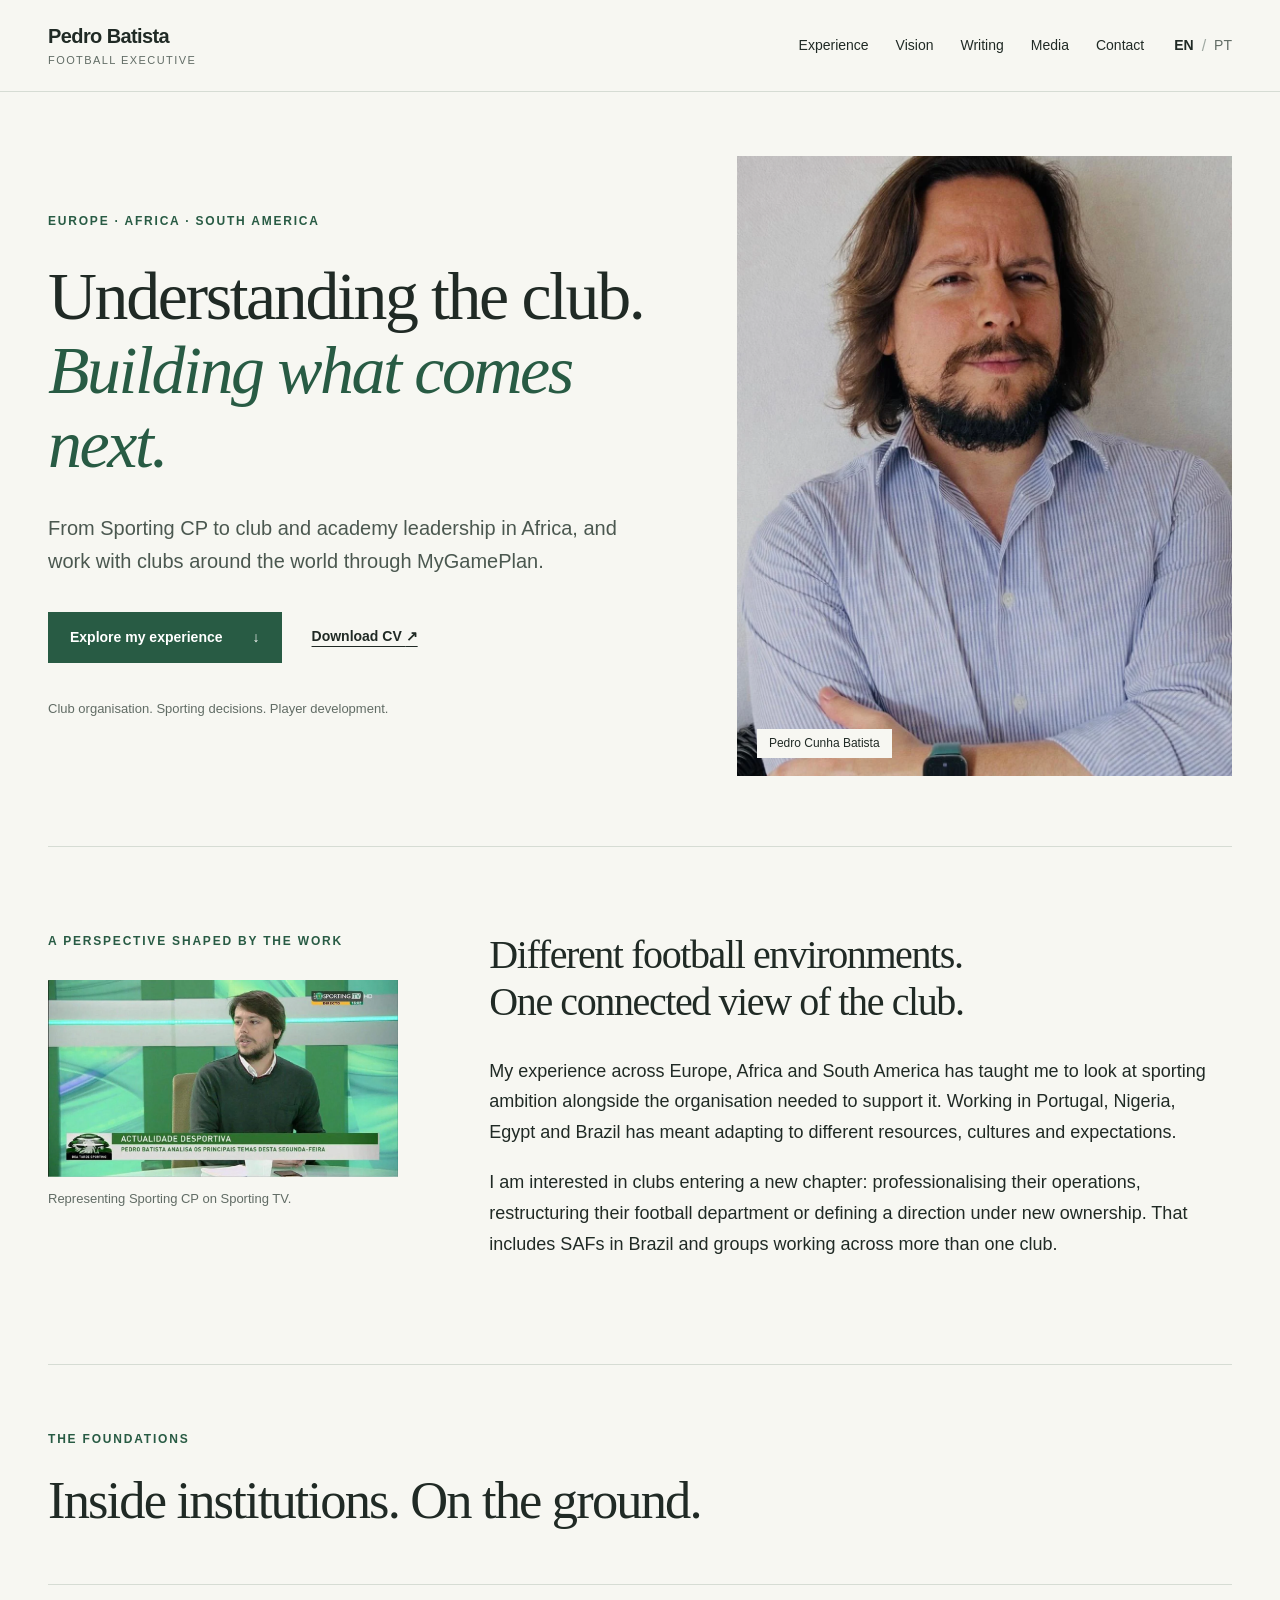
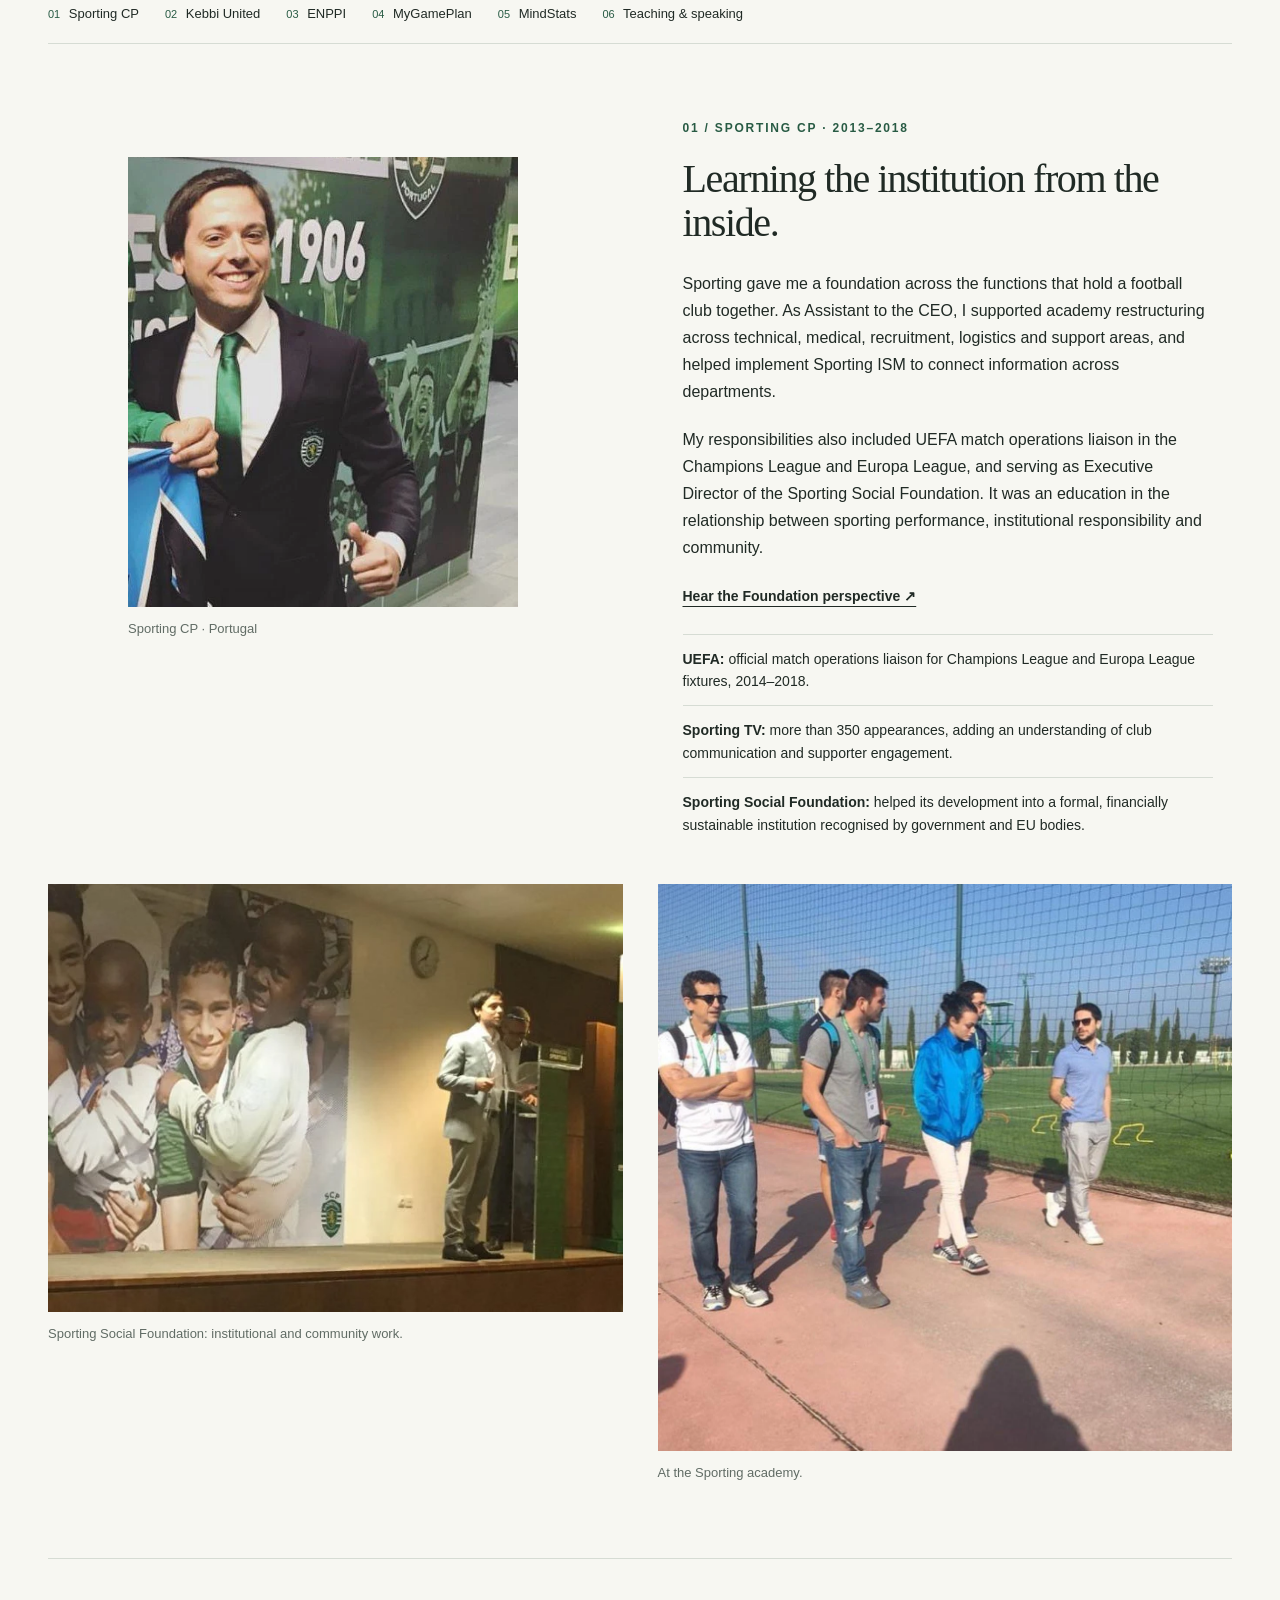
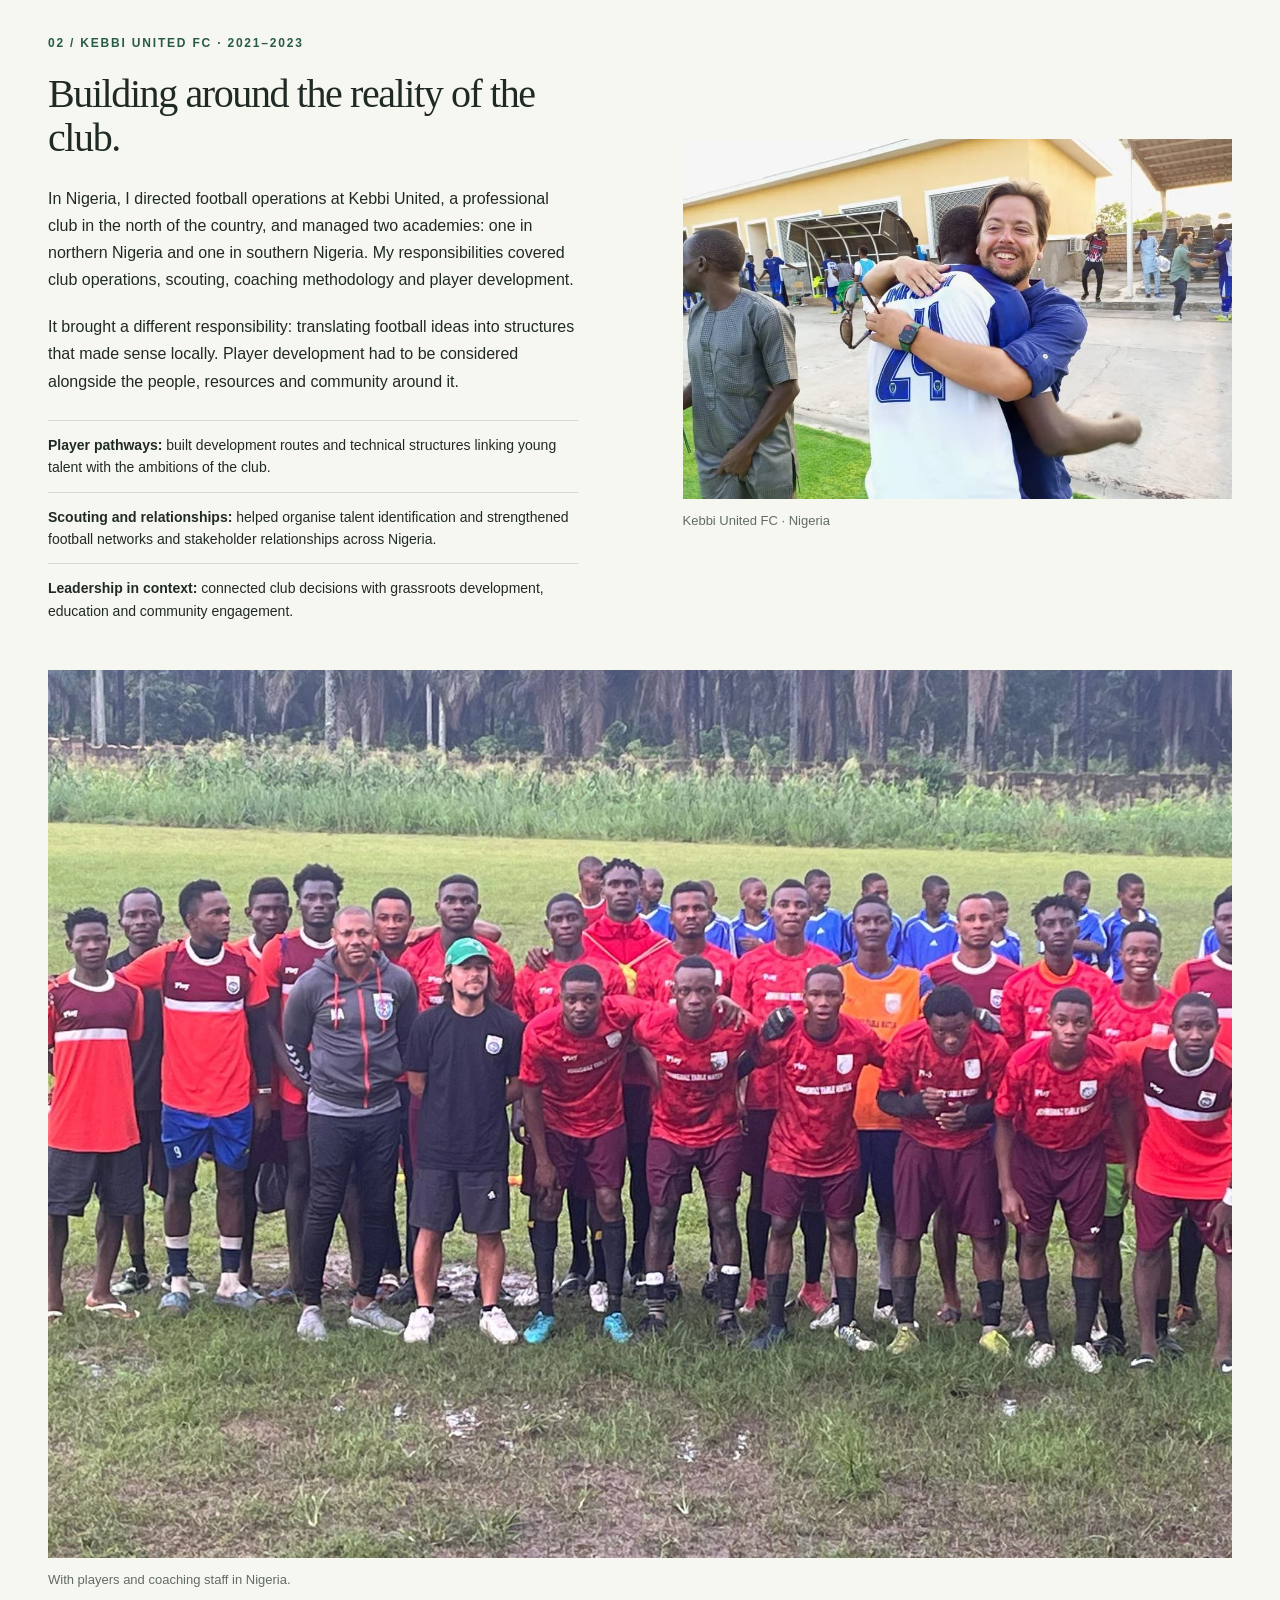
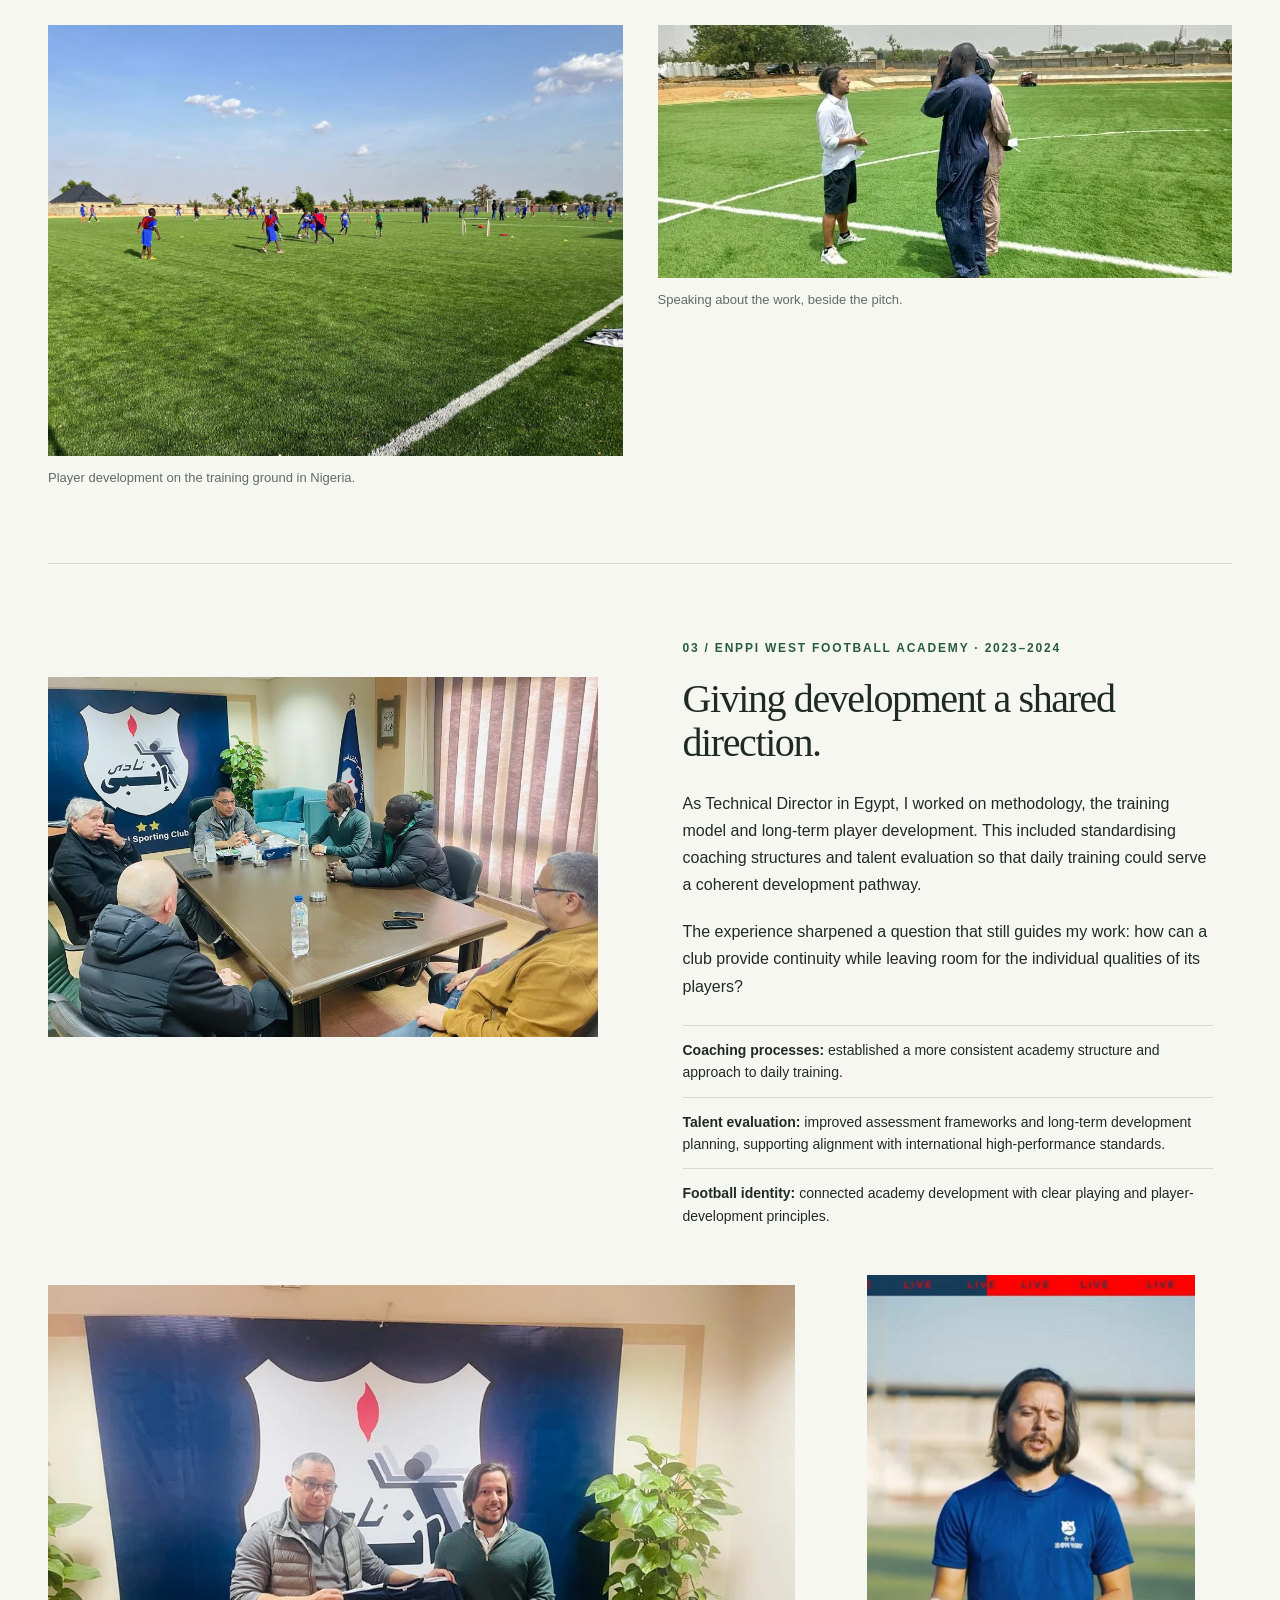
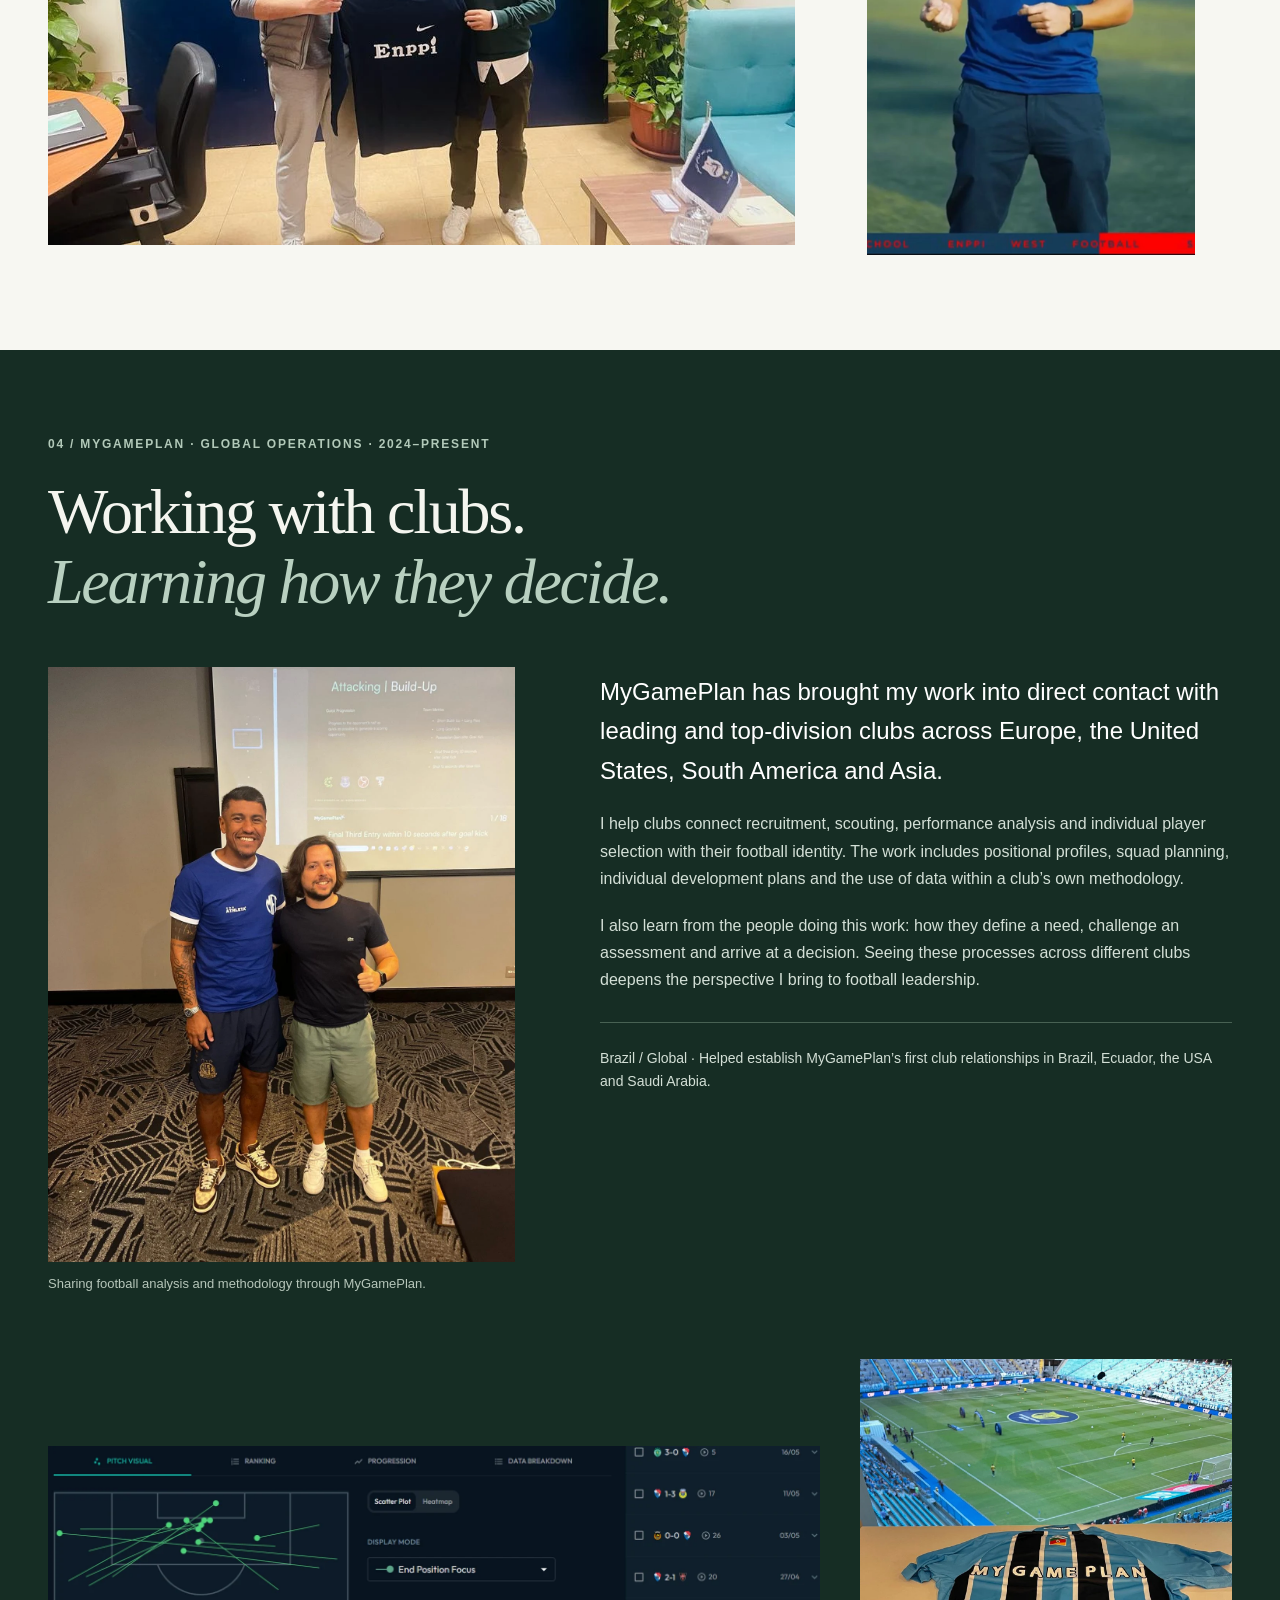
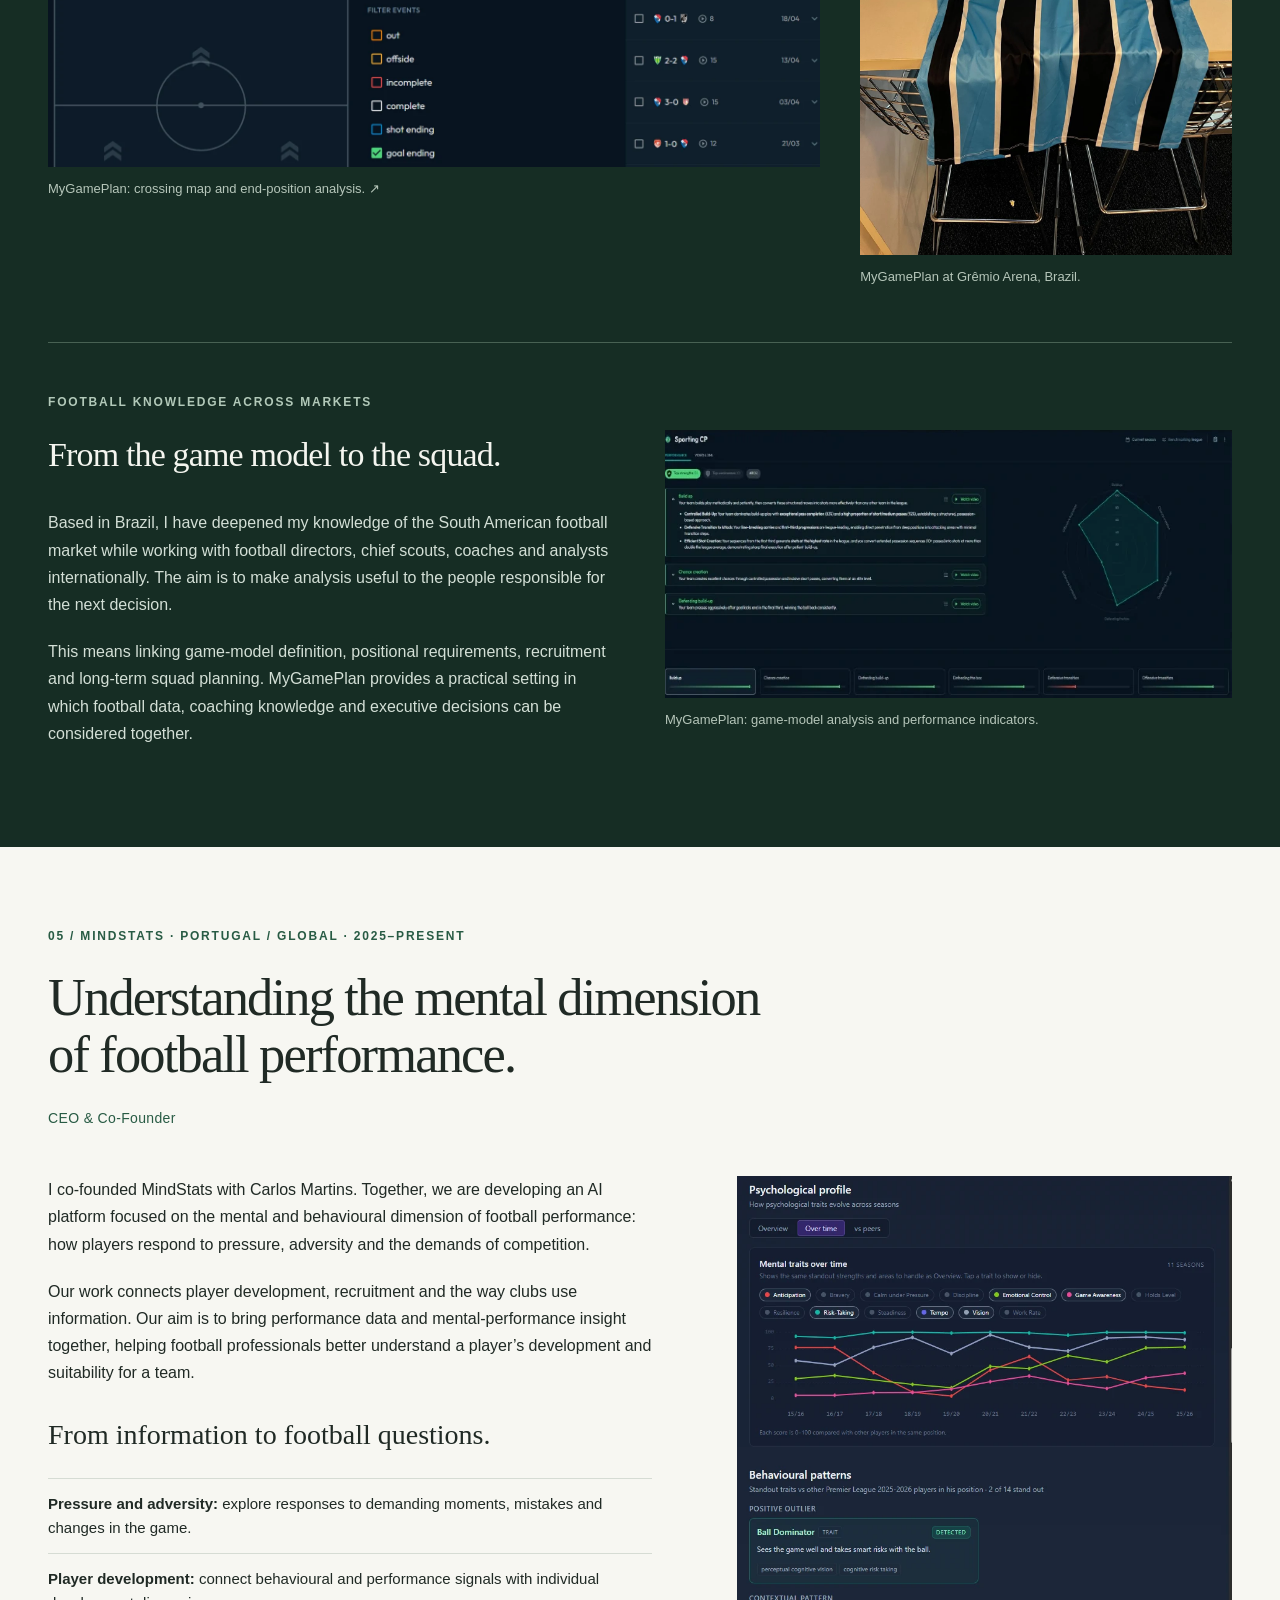
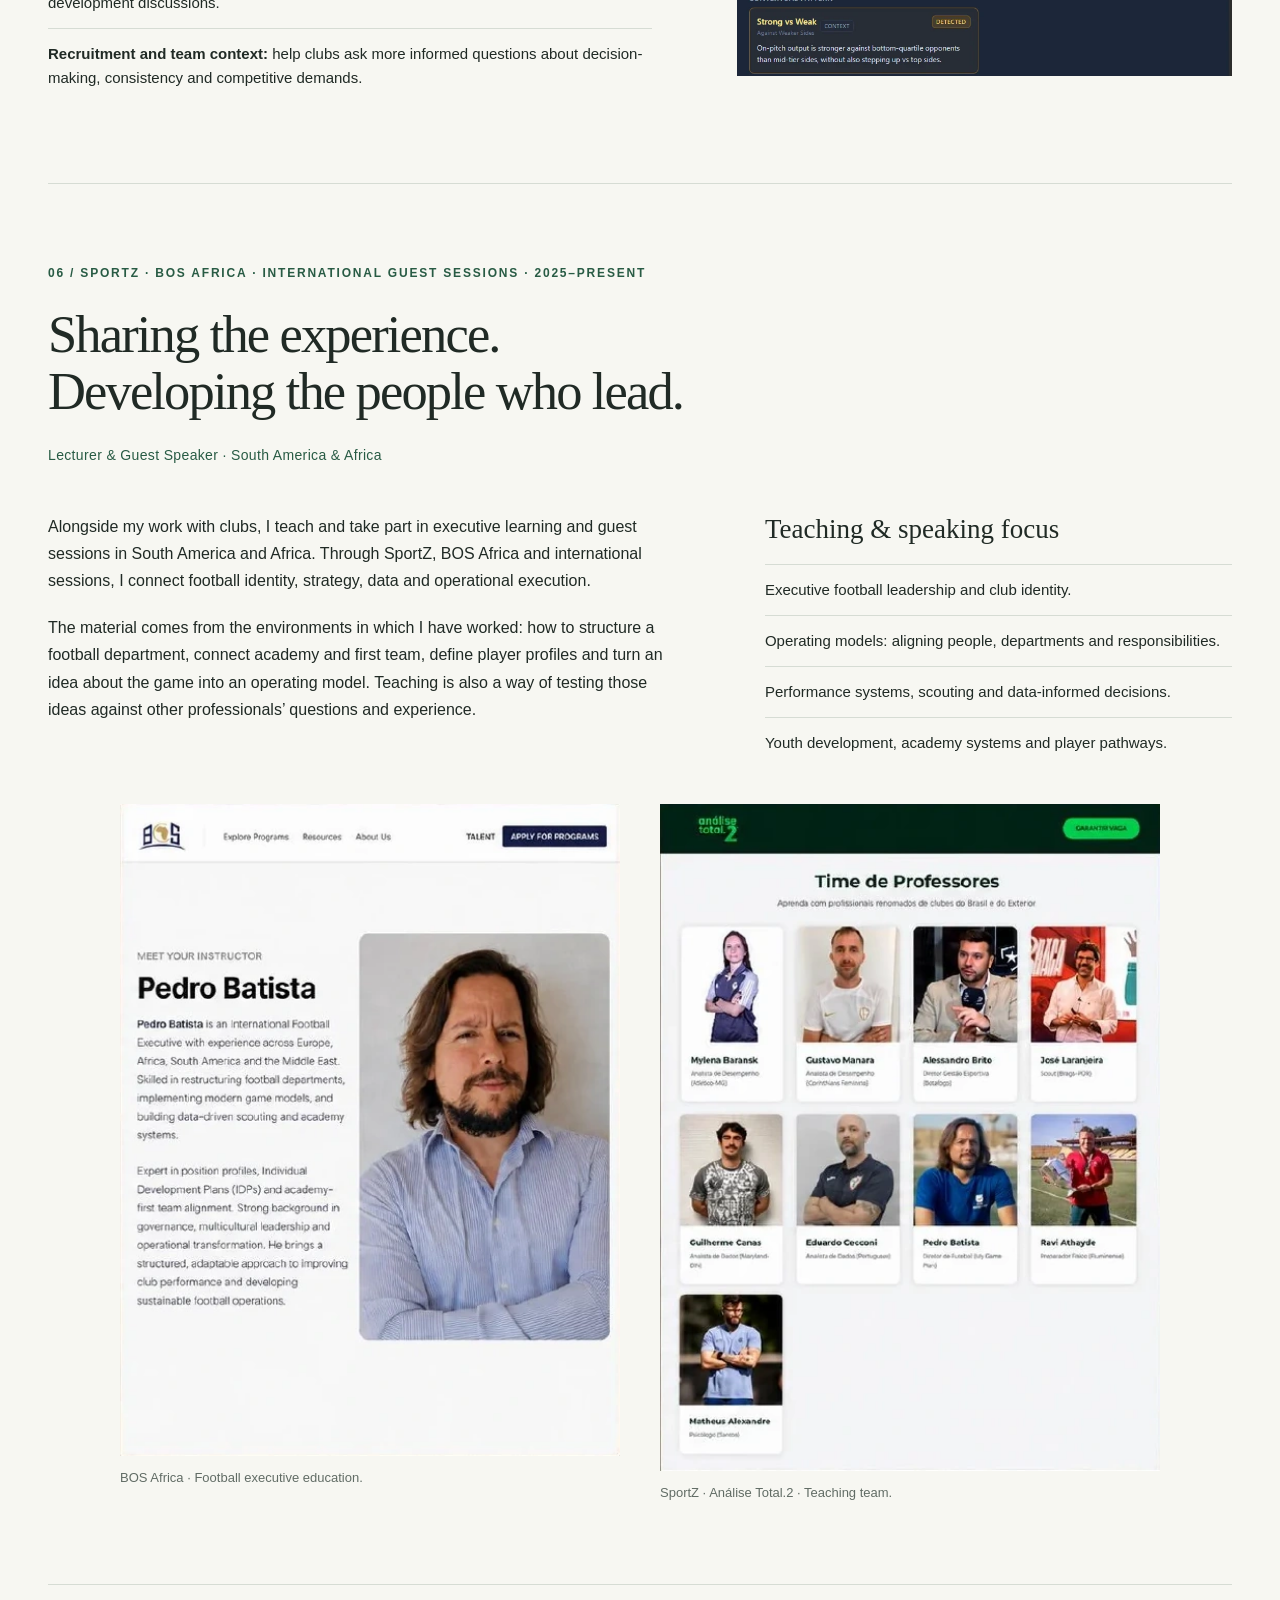
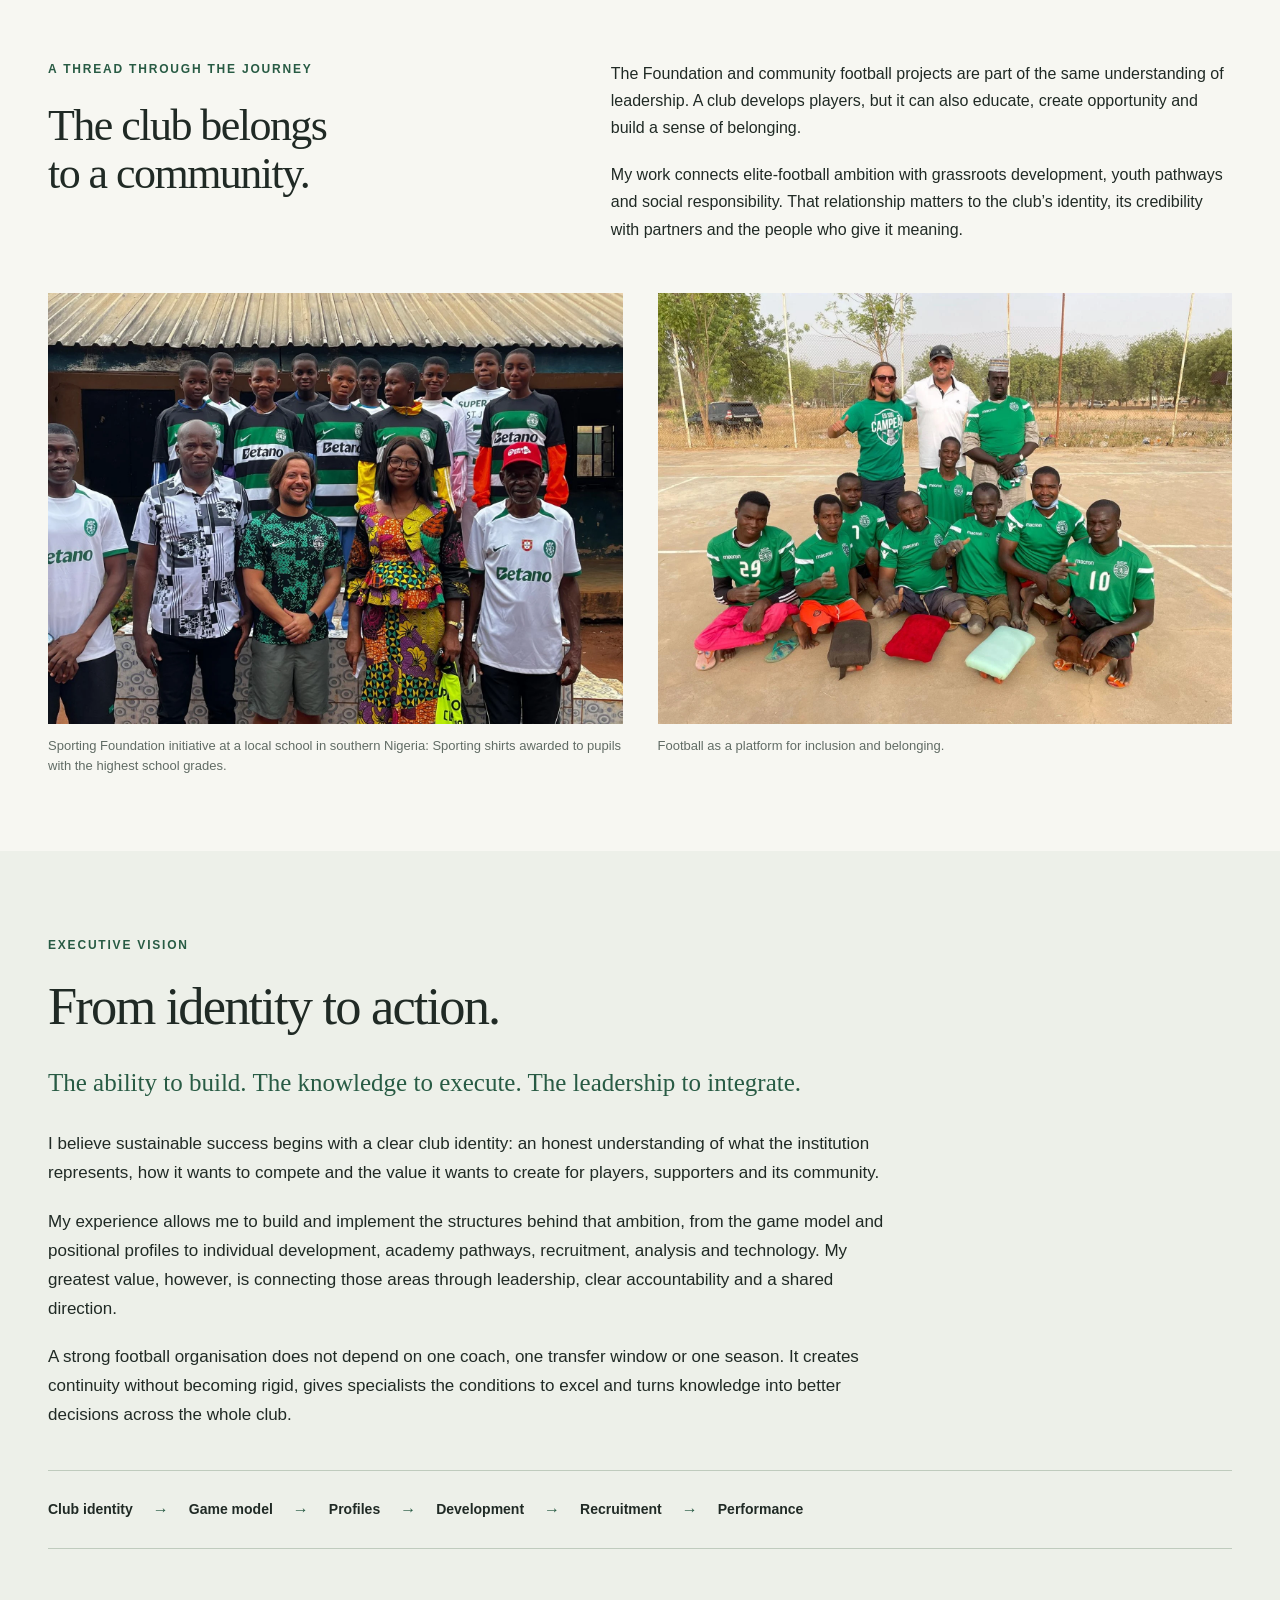
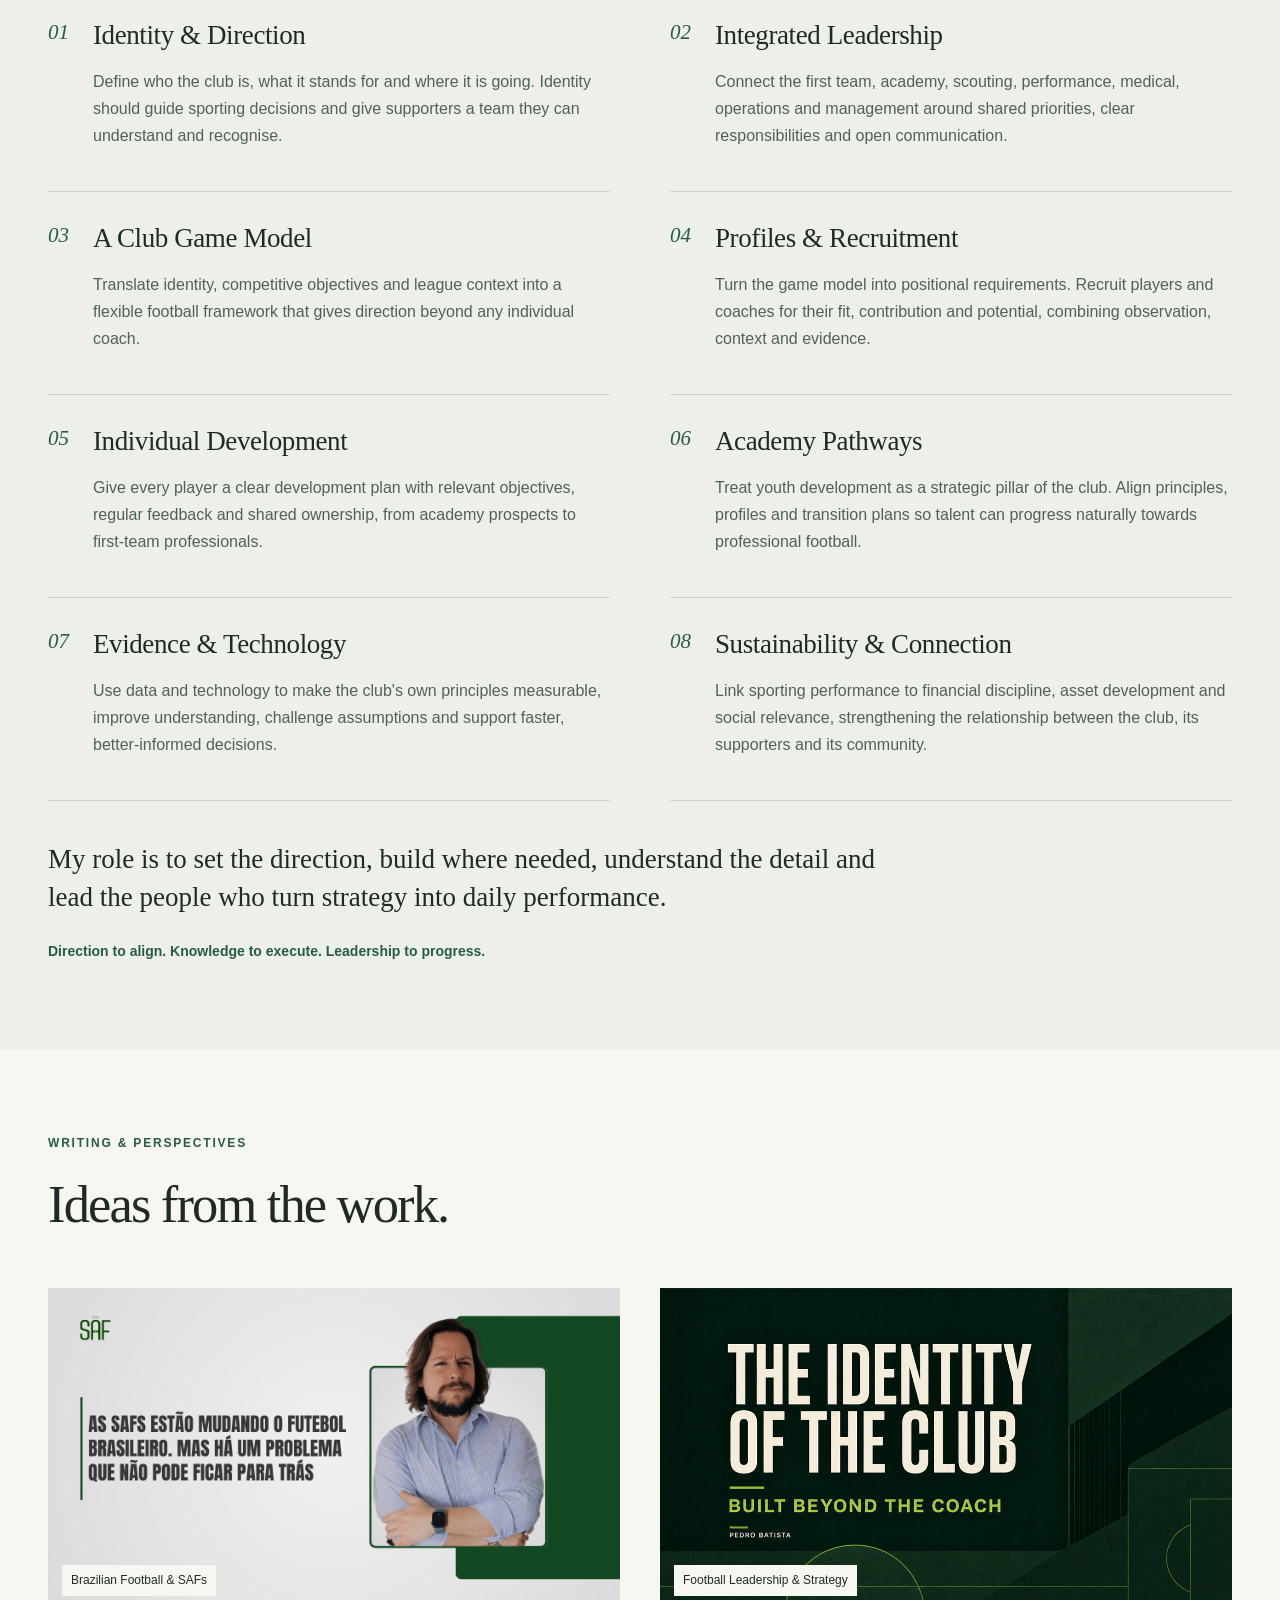
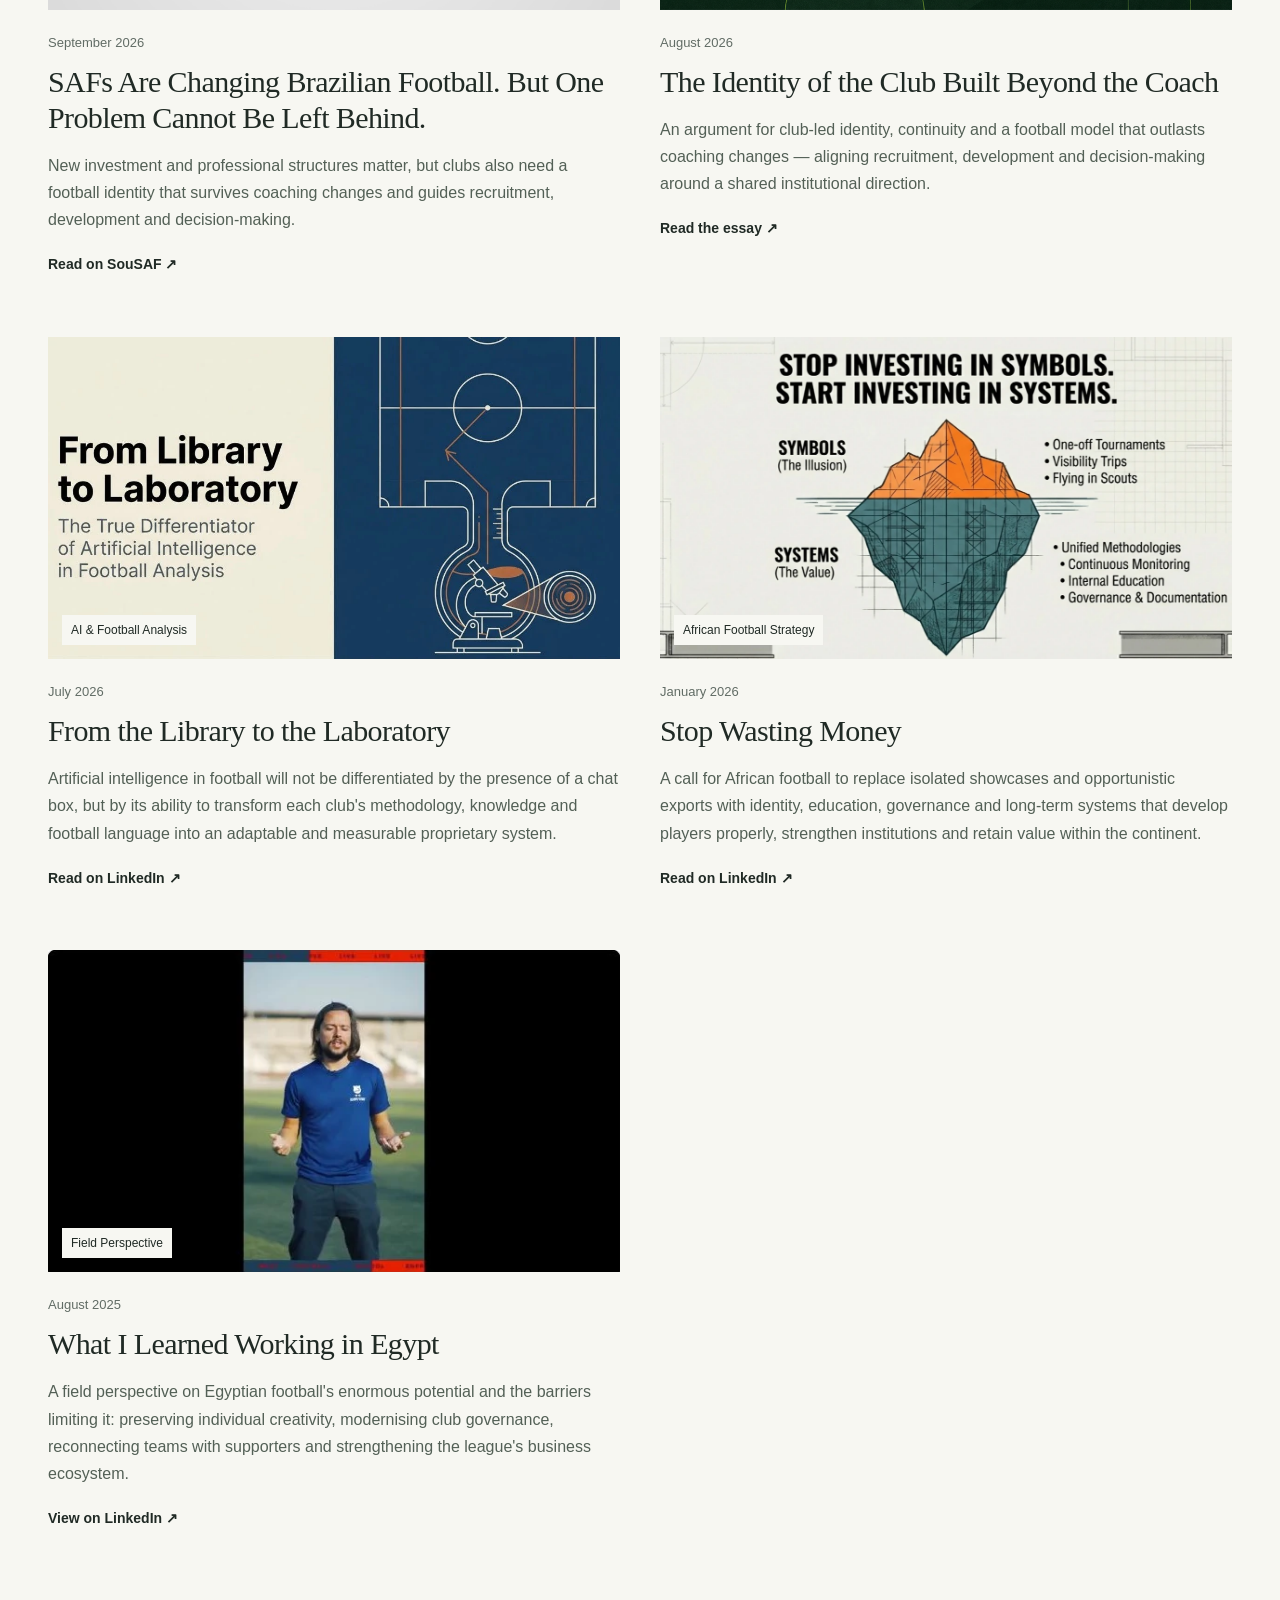
<file: index.html>
<!doctype html><html lang="en"><head><meta charset="utf-8"><meta name="viewport" content="width=device-width, initial-scale=1"><meta name="robots" content="index,follow"><title>Pedro Cunha Batista — Football Executive</title><meta name="description" content="Football executive with experience across Europe, Africa and South America. Club operations, academy development and work with clubs through MyGamePlan."><meta property="og:image" content="https://pedrocunhabatista.github.io/assets/images/og-image.jpg"><link rel="icon" href="assets/images/icon.svg"><link rel="manifest" href="manifest.webmanifest"><meta name="theme-color" content="#285b44"><link rel="stylesheet" href="styles.css?v=0dd0bc50e2"><link rel="stylesheet" href="journey.css?v=9d613342bb"><script src="app.js?v=7c36236a74" defer></script><link rel="canonical" href="https://pedrocunhabatista.github.io/"><link rel="alternate" hreflang="en" href="https://pedrocunhabatista.github.io/"><link rel="alternate" hreflang="pt" href="https://pedrocunhabatista.github.io/pt.html"><link rel="alternate" hreflang="x-default" href="https://pedrocunhabatista.github.io/"><meta property="og:url" content="https://pedrocunhabatista.github.io/"><meta property="og:type" content="website"><meta property="og:title" content="Pedro Cunha Batista — Football Executive"><meta property="og:description" content="Football executive with experience across Europe, Africa and South America. Club operations, academy development and work with clubs through MyGamePlan."><meta name="twitter:card" content="summary_large_image"><meta name="twitter:title" content="Pedro Cunha Batista — Football Executive"><meta name="twitter:description" content="Football executive with experience across Europe, Africa and South America. Club operations, academy development and work with clubs through MyGamePlan."><meta name="twitter:image" content="https://pedrocunhabatista.github.io/assets/images/og-image.jpg"><script type="application/ld+json">{"@context": "https://schema.org", "@type": "Person", "name": "Pedro Cunha Batista", "alternateName": "Pedro Batista", "url": "https://pedrocunhabatista.github.io/", "jobTitle": "Football Executive", "image": "https://pedrocunhabatista.github.io/assets/photography/portrait.webp", "sameAs": ["https://www.linkedin.com/in/pedrocunhabatista/", "https://www.zerozero.pt/director.php?id=7320"]}</script></head><body>
 <a class="skip" href="#main">Skip to content</a>
 <header><div class="shell header-inner"><a class="brand" href="#home">Pedro Batista<span>Football Executive</span></a><nav id="navigation" aria-label="Main navigation"><a href="#story">Experience</a><a href="#vision">Vision</a><a href="#insights">Writing</a><a href="#media">Media</a><a href="#contact">Contact</a></nav><div class="header-tools"><div class="languages" aria-label="Language"><a href="index.html" lang="en" aria-current="page">EN</a><span>/</span><a href="pt.html" lang="pt" >PT</a></div><button class="menu" aria-controls="navigation" aria-expanded="false">Menu <span aria-hidden="true">+</span></button></div></div></header>
 <main id="main"><section class="hero shell" id="home"><div class="hero-copy"><p class="eyebrow">Europe · Africa · South America</p><h1>Understanding the club.<br><em>Building what comes next.</em></h1><p class="lead">From Sporting CP to club and academy leadership in Africa, and work with clubs around the world through MyGamePlan.</p><div class="hero-actions"><a class="button" href="#profile">Explore my experience <span>↓</span></a><a class="text-link" href="assets/documents/Pedro-Batista-Executive-CV-ENG.pdf?v=original-2" download>Download CV <span>↗</span></a></div><p class="hero-note">Club organisation. Sporting decisions. Player development.</p></div><figure class="hero-image"><img class="" src="assets/photography/portrait.webp" alt="Pedro Batista" width="1024" height="1536" fetchpriority="high"><figcaption>Pedro Cunha Batista</figcaption></figure></section>
 <section class="intro shell" id="profile"><div class="intro-aside"><p class="eyebrow">A perspective shaped by the work</p><figure><img src="assets/photography/intro-sporting-tv.webp" width="1170" height="659" loading="lazy" alt="Representing Sporting CP on Sporting TV."><figcaption>Representing Sporting CP on Sporting TV.</figcaption></figure></div><div><h2>Different football environments.<br>One connected view of the club.</h2><p>My experience across Europe, Africa and South America has taught me to look at sporting ambition alongside the organisation needed to support it. Working in Portugal, Nigeria, Egypt and Brazil has meant adapting to different resources, cultures and expectations.</p><p>I am interested in clubs entering a new chapter: professionalising their operations, restructuring their football department or defining a direction under new ownership. That includes SAFs in Brazil and groups working across more than one club.</p></div></section>
 <section class="story shell" id="story"><div class="section-heading"><p class="eyebrow">The foundations</p><h2>Inside institutions. On the ground.</h2></div>
 <div class="journey-links" aria-label="Career stages"><a href="#sporting"><span>01</span> Sporting CP</a><a href="#kebbi"><span>02</span> Kebbi United</a><a href="#enppi"><span>03</span> ENPPI</a><a href="#mygameplan"><span>04</span> MyGamePlan</a><a href="#mindstats"><span>05</span> MindStats</a><a href="#teaching"><span>06</span> Teaching & speaking</a></div><article class="chapter" id="sporting"><figure class="chapter-photo sporting"><img class="" src="assets/photography/sporting.webp" alt="Pedro Batista in a Sporting CP blazer" width="525" height="1156" loading="lazy"><figcaption>Sporting CP · Portugal</figcaption></figure><div class="chapter-copy"><p class="eyebrow">01 / Sporting CP · 2013–2018</p><h3>Learning the institution from the inside.</h3><p>Sporting gave me a foundation across the functions that hold a football club together. As Assistant to the CEO, I supported academy restructuring across technical, medical, recruitment, logistics and support areas, and helped implement Sporting ISM to connect information across departments.</p><p>My responsibilities also included UEFA match operations liaison in the Champions League and Europa League, and serving as Executive Director of the Sporting Social Foundation. It was an education in the relationship between sporting performance, institutional responsibility and community.</p><a class="text-link" href="#media">Hear the Foundation perspective ↗</a><ul class="role-notes"><li><strong>UEFA:</strong> official match operations liaison for Champions League and Europa League fixtures, 2014–2018.</li><li><strong>Sporting TV:</strong> more than 350 appearances, adding an understanding of club communication and supporter engagement.</li><li><strong>Sporting Social Foundation:</strong> helped its development into a formal, financially sustainable institution recognised by government and EU bodies.</li></ul></div><div class="chapter-gallery"><figure><img src="assets/photography/foundation.webp" width="659" height="491" loading="lazy" alt="Sporting Social Foundation: institutional and community work."><figcaption>Sporting Social Foundation: institutional and community work.</figcaption></figure><figure><img src="assets/photography/sporting-academy.webp" width="1170" height="1155" loading="lazy" alt="At the Sporting academy."><figcaption>At the Sporting academy.</figcaption></figure></div></article>
 <article class="chapter reverse" id="kebbi"><figure class="chapter-photo landscape"><img class="" src="assets/photography/nigeria.webp" alt="Pedro Batista embracing a player beside the pitch in Nigeria" width="992" height="744" loading="lazy"><figcaption>Kebbi United FC · Nigeria</figcaption></figure><div class="chapter-copy"><p class="eyebrow">02 / Kebbi United FC · 2021–2023</p><h3>Building around the reality of the club.</h3><p>In Nigeria, I directed football operations at Kebbi United, a professional club in the north of the country, and managed two academies: one in northern Nigeria and one in southern Nigeria. My responsibilities covered club operations, scouting, coaching methodology and player development.</p><p>It brought a different responsibility: translating football ideas into structures that made sense locally. Player development had to be considered alongside the people, resources and community around it.</p><ul class="role-notes"><li><strong>Player pathways:</strong> built development routes and technical structures linking young talent with the ambitions of the club.</li><li><strong>Scouting and relationships:</strong> helped organise talent identification and strengthened football networks and stakeholder relationships across Nigeria.</li><li><strong>Leadership in context:</strong> connected club decisions with grassroots development, education and community engagement.</li></ul></div><div class="chapter-gallery"><figure><img src="assets/photography/academy-training.webp" width="1600" height="1200" loading="lazy" alt="Player development on the training ground in Nigeria."><figcaption>Player development on the training ground in Nigeria.</figcaption></figure><figure><img src="assets/photography/nigeria-field.webp" width="984" height="432" loading="lazy" alt="Speaking about the work, beside the pitch."><figcaption>Speaking about the work, beside the pitch.</figcaption></figure></div><figure class="team-wide"><img src="assets/photography/nigeria-team.webp" width="1600" height="1200" loading="lazy" alt="With players and coaching staff in Nigeria."><figcaption>With players and coaching staff in Nigeria.</figcaption></figure></article>
 <article class="chapter" id="enppi"><figure class="chapter-photo landscape"><img class="" src="assets/photography/egypt.webp" alt="Working meeting at ENPPI Sporting Club" width="1024" height="768" loading="lazy"></figure><div class="chapter-copy"><p class="eyebrow">03 / ENPPI West Football Academy · 2023–2024</p><h3>Giving development a shared direction.</h3><p>As Technical Director in Egypt, I worked on methodology, the training model and long-term player development. This included standardising coaching structures and talent evaluation so that daily training could serve a coherent development pathway.</p><p>The experience sharpened a question that still guides my work: how can a club provide continuity while leaving room for the individual qualities of its players?</p><ul class="role-notes"><li><strong>Coaching processes:</strong> established a more consistent academy structure and approach to daily training.</li><li><strong>Talent evaluation:</strong> improved assessment frameworks and long-term development planning, supporting alignment with international high-performance standards.</li><li><strong>Football identity:</strong> connected academy development with clear playing and player-development principles.</li></ul></div><div class="chapter-gallery"><figure><img src="assets/photography/enppi-presentation.webp" width="1024" height="768" loading="lazy" alt="At ENPPI: a shared academy project."></figure><figure><img src="assets/photography/enppi-interview.webp" width="905" height="1600" loading="lazy" alt="Speaking about the ENPPI West Football Academy."></figure></div></article></section>
 <section class="mgp" id="mygameplan"><div class="shell"><div class="mgp-heading"><p class="eyebrow">04 / MyGamePlan · Global Operations · 2024–Present</p><h2>Working with clubs.<br><em>Learning how they decide.</em></h2></div><div class="mgp-grid"><figure><img class="" src="assets/photography/mygameplan.webp" alt="Pedro Batista at a MyGamePlan football analysis presentation" width="1200" height="1600" loading="lazy"><figcaption>Sharing football analysis and methodology through MyGamePlan.</figcaption></figure><div class="mgp-copy"><p class="lead">MyGamePlan has brought my work into direct contact with leading and top-division clubs across Europe, the United States, South America and Asia.</p><p>I help clubs connect recruitment, scouting, performance analysis and individual player selection with their football identity. The work includes positional profiles, squad planning, individual development plans and the use of data within a club’s own methodology.</p><p>I also learn from the people doing this work: how they define a need, challenge an assessment and arrive at a decision. Seeing these processes across different clubs deepens the perspective I bring to football leadership.</p><p class="mgp-detail">Brazil / Global · Helped establish MyGamePlan’s first club relationships in Brazil, Ecuador, the USA and Saudi Arabia.</p></div></div><div class="evidence-row"><figure class="analysis-figure"><a href="assets/photography/mygameplan-crosses.webp" target="_blank" aria-label="Open MyGamePlan crossing map"><img class="" src="assets/photography/mygameplan-crosses.webp" alt="MyGamePlan pitch visual showing crossing actions" width="1600" height="664" loading="lazy"></a><figcaption>MyGamePlan: crossing map and end-position analysis. ↗</figcaption></figure><figure><img class="" src="assets/photography/mygameplan-gremio.webp" alt="MyGamePlan shirt at Grêmio Arena" width="1200" height="1600" loading="lazy"><figcaption>MyGamePlan at Grêmio Arena, Brazil.</figcaption></figure></div><div class="mgp-depth"><div><p class="eyebrow">Football knowledge across markets</p><h3>From the game model to the squad.</h3><p>Based in Brazil, I have deepened my knowledge of the South American football market while working with football directors, chief scouts, coaches and analysts internationally. The aim is to make analysis useful to the people responsible for the next decision.</p><p>This means linking game-model definition, positional requirements, recruitment and long-term squad planning. MyGamePlan provides a practical setting in which football data, coaching knowledge and executive decisions can be considered together.</p></div><figure><a href="assets/photography/mygameplan-dashboard.webp" target="_blank" aria-label="Open image: MyGamePlan: game-model analysis and performance indicators."><img src="assets/photography/mygameplan-dashboard.webp" width="730" height="345" loading="lazy" alt="MyGamePlan: game-model analysis and performance indicators."></a><figcaption>MyGamePlan: game-model analysis and performance indicators.</figcaption></figure></div></div></section>
 <section class="career-current shell" id="mindstats"><div class="current-heading"><p class="eyebrow">05 / MindStats · Portugal / Global · 2025–Present</p><h2>Understanding the mental dimension<br>of football performance.</h2><p class="role-title">CEO &amp; Co-Founder</p></div><div class="mindstats-grid"><div><p>I co-founded MindStats with Carlos Martins. Together, we are developing an AI platform focused on the mental and behavioural dimension of football performance: how players respond to pressure, adversity and the demands of competition.</p><p>Our work connects player development, recruitment and the way clubs use information. Our aim is to bring performance data and mental-performance insight together, helping football professionals better understand a player’s development and suitability for a team.</p><h3>From information to football questions.</h3><ul class="role-notes"><li><strong>Pressure and adversity:</strong> explore responses to demanding moments, mistakes and changes in the game.</li><li><strong>Player development:</strong> connect behavioural and performance signals with individual development discussions.</li><li><strong>Recruitment and team context:</strong> help clubs ask more informed questions about decision-making, consistency and competitive demands.</li></ul></div><div class="mindstats-images"><img src="assets/photography/mindstats-dashboard.webp" width="818" height="826" loading="lazy" alt="Real MindStats dashboard showing a psychological profile over time"></div></div></section><section class="career-current teaching shell" id="teaching"><div class="current-heading"><p class="eyebrow">06 / SportZ · BOS Africa · International guest sessions · 2025–Present</p><h2>Sharing the experience.<br>Developing the people who lead.</h2><p class="role-title">Lecturer &amp; Guest Speaker · South America & Africa</p></div><div class="teaching-copy"><div><p>Alongside my work with clubs, I teach and take part in executive learning and guest sessions in South America and Africa. Through SportZ, BOS Africa and international sessions, I connect football identity, strategy, data and operational execution.</p><p>The material comes from the environments in which I have worked: how to structure a football department, connect academy and first team, define player profiles and turn an idea about the game into an operating model. Teaching is also a way of testing those ideas against other professionals’ questions and experience.</p></div><div><h3>Teaching & speaking focus</h3><ul class="role-notes"><li>Executive football leadership and club identity.</li><li>Operating models: aligning people, departments and responsibilities.</li><li>Performance systems, scouting and data-informed decisions.</li><li>Youth development, academy systems and player pathways.</li></ul></div></div><div class="teaching-evidence"><figure><a href="assets/photography/bos-teaching.webp" target="_blank" aria-label="Open image: BOS Africa · Football executive education."><img src="assets/photography/bos-teaching.webp" width="493" height="642" loading="lazy" alt="BOS Africa · Football executive education."></a><figcaption>BOS Africa · Football executive education.</figcaption></figure><figure><a href="assets/photography/sportz-teaching.webp" target="_blank" aria-label="Open image: SportZ · Análise Total.2 · Teaching team."><img src="assets/photography/sportz-teaching.webp" width="482" height="643" loading="lazy" alt="SportZ · Análise Total.2 · Teaching team."></a><figcaption>SportZ · Análise Total.2 · Teaching team.</figcaption></figure></div></section><section class="community-story shell"><div><p class="eyebrow">A thread through the journey</p><h2>The club belongs<br>to a community.</h2></div><div><p>The Foundation and community football projects are part of the same understanding of leadership. A club develops players, but it can also educate, create opportunity and build a sense of belonging.</p><p>My work connects elite-football ambition with grassroots development, youth pathways and social responsibility. That relationship matters to the club’s identity, its credibility with partners and the people who give it meaning.</p></div><div class="community-gallery"><figure><img src="assets/photography/community.webp" width="1600" height="1200" loading="lazy" alt="Sporting Foundation initiative at a local school in southern Nigeria: Sporting shirts awarded to pupils with the highest school grades."><figcaption>Sporting Foundation initiative at a local school in southern Nigeria: Sporting shirts awarded to pupils with the highest school grades.</figcaption></figure><figure><img src="assets/photography/community-team.webp" width="1600" height="1200" loading="lazy" alt="Football as a platform for inclusion and belonging."><figcaption>Football as a platform for inclusion and belonging.</figcaption></figure></div></section><section class="section vision-section" id="vision">
      <div class="shell">
        <div class="vision-intro reveal">
          <p class="eyebrow"><span></span> Executive vision</p>
          <h2>From identity to action.</h2>
          <p class="vision-positioning">The ability to build. The knowledge to execute. The leadership to integrate.</p>
          <div class="vision-manifesto">
            <p>I believe sustainable success begins with a clear club identity: an honest understanding of what the institution represents, how it wants to compete and the value it wants to create for players, supporters and its community.</p>
            <p>My experience allows me to build and implement the structures behind that ambition, from the game model and positional profiles to individual development, academy pathways, recruitment, analysis and technology. My greatest value, however, is connecting those areas through leadership, clear accountability and a shared direction.</p>
            <p>A strong football organisation does not depend on one coach, one transfer window or one season. It creates continuity without becoming rigid, gives specialists the conditions to excel and turns knowledge into better decisions across the whole club.</p>
          </div>
        </div>

        <div class="vision-flow reveal" aria-label="From club identity to sustainable performance">
          <span>Club identity</span><i aria-hidden="true">→</i><span>Game model</span><i aria-hidden="true">→</i><span>Profiles</span><i aria-hidden="true">→</i><span>Development</span><i aria-hidden="true">→</i><span>Recruitment</span><i aria-hidden="true">→</i><span>Performance</span>
        </div>

        <div class="vision-pillars">
          <article class="vision-card reveal"><b>01</b><h3>Identity &amp; Direction</h3><p>Define who the club is, what it stands for and where it is going. Identity should guide sporting decisions and give supporters a team they can understand and recognise.</p></article>
          <article class="vision-card reveal"><b>02</b><h3>Integrated Leadership</h3><p>Connect the first team, academy, scouting, performance, medical, operations and management around shared priorities, clear responsibilities and open communication.</p></article>
          <article class="vision-card reveal"><b>03</b><h3>A Club Game Model</h3><p>Translate identity, competitive objectives and league context into a flexible football framework that gives direction beyond any individual coach.</p></article>
          <article class="vision-card reveal"><b>04</b><h3>Profiles &amp; Recruitment</h3><p>Turn the game model into positional requirements. Recruit players and coaches for their fit, contribution and potential, combining observation, context and evidence.</p></article>
          <article class="vision-card reveal"><b>05</b><h3>Individual Development</h3><p>Give every player a clear development plan with relevant objectives, regular feedback and shared ownership, from academy prospects to first-team professionals.</p></article>
          <article class="vision-card reveal"><b>06</b><h3>Academy Pathways</h3><p>Treat youth development as a strategic pillar of the club. Align principles, profiles and transition plans so talent can progress naturally towards professional football.</p></article>
          <article class="vision-card reveal"><b>07</b><h3>Evidence &amp; Technology</h3><p>Use data and technology to make the club's own principles measurable, improve understanding, challenge assumptions and support faster, better-informed decisions.</p></article>
          <article class="vision-card reveal"><b>08</b><h3>Sustainability &amp; Connection</h3><p>Link sporting performance to financial discipline, asset development and social relevance, strengthening the relationship between the club, its supporters and its community.</p></article>
        </div>

        <div class="vision-closing reveal">
          <p>My role is to set the direction, build where needed, understand the detail and lead the people who turn strategy into daily performance.</p>
          <strong>Direction to align. Knowledge to execute. Leadership to progress.</strong>
        </div>
      </div>
    </section><section class="writing" id="insights"><div class="shell"><div class="section-heading"><p class="eyebrow">Writing & perspectives</p><h2>Ideas from the work.</h2></div><div class="insights-grid">
          <article class="insight-card reveal">
            <a href="https://sousaf.com.br/as-safs-estao-mudando-o-futebol-brasileiro-mas-ha-um-problema-que-nao-pode-ficar-para-tras/" target="_blank" rel="noopener" aria-label="Read SAFs Are Changing Brazilian Football on SouSAF">
              <div class="insight-image">
                <img src="safs-football-brazil.png" alt="Cover of the SouSAF article on Brazilian football SAFs" width="1344" height="768" loading="lazy">
                <span>Brazilian Football &amp; SAFs</span>
              </div>
              <div class="insight-copy">
                <p>September 2026</p>
                <h3>SAFs Are Changing Brazilian Football. But One Problem Cannot Be Left Behind.</h3>
                <div>New investment and professional structures matter, but clubs also need a football identity that survives coaching changes and guides recruitment, development and decision-making.</div>
                <strong>Read on SouSAF <span aria-hidden="true">↗</span></strong>
              </div>
            </a>
          </article>
          <article class="insight-card reveal">
            <a href="https://identity-beyond-the-coach.pedrocb.chatgpt.site/" target="_blank" rel="noopener" aria-label="Read The Identity of the Club Built Beyond the Coach">
              <div class="insight-image">
                <img src="assets/images/insights/identity-beyond-the-coach.png" alt="Cover of The Identity of the Club Built Beyond the Coach" width="1200" height="630" loading="lazy">
                <span>Football Leadership &amp; Strategy</span>
              </div>
              <div class="insight-copy">
                <p>August 2026</p>
                <h3>The Identity of the Club Built Beyond the Coach</h3>
                <div>An argument for club-led identity, continuity and a football model that outlasts coaching changes — aligning recruitment, development and decision-making around a shared institutional direction.</div>
                <strong>Read the essay <span aria-hidden="true">↗</span></strong>
              </div>
            </a>
          </article>
          <article class="insight-card reveal">
            <a href="https://www.linkedin.com/pulse/from-library-laboratory-what-really-differentiate-ai-football-pedro-ga05e/" target="_blank" rel="noopener" aria-label="Read From the Library to the Laboratory on LinkedIn">
              <div class="insight-image">
                <img src="assets/images/insights/ai-football-analysis.webp?v=2" alt="Original cover of From the Library to the Laboratory" width="1064" height="599" loading="lazy">
                <span>AI &amp; Football Analysis</span>
              </div>
              <div class="insight-copy">
                <p>July 2026</p>
                <h3>From the Library to the Laboratory</h3>
                <div>Artificial intelligence in football will not be differentiated by the presence of a chat box, but by its ability to transform each club's methodology, knowledge and football language into an adaptable and measurable proprietary system.</div>
                <strong>Read on LinkedIn <span aria-hidden="true">↗</span></strong>
              </div>
            </a>
          </article>

          <article class="insight-card reveal">
            <a href="https://www.linkedin.com/pulse/stop-wasting-money-why-african-football-must-break-free-pedro-batista-qpote/" target="_blank" rel="noopener" aria-label="Read Stop Wasting Money on LinkedIn">
              <div class="insight-image">
                <img src="assets/images/insights/african-football-systems.webp?v=2" alt="Original cover illustrating the shift from symbolic actions to football systems" width="1232" height="693" loading="lazy">
                <span>African Football Strategy</span>
              </div>
              <div class="insight-copy">
                <p>January 2026</p>
                <h3>Stop Wasting Money</h3>
                <div>A call for African football to replace isolated showcases and opportunistic exports with identity, education, governance and long-term systems that develop players properly, strengthen institutions and retain value within the continent.</div>
                <strong>Read on LinkedIn <span aria-hidden="true">↗</span></strong>
              </div>
            </a>
          </article>

          <article class="insight-card reveal">
            <a href="https://www.linkedin.com/posts/pedrocunhabatista_africanfootball-activity-7357034056586326016-vlFF" target="_blank" rel="noopener" aria-label="View What I Learned Working in Egypt on LinkedIn">
              <div class="insight-image">
                <img src="assets/images/insights/egypt-football-perspective.webp?v=2" alt="Pedro Batista speaking on the pitch in the original LinkedIn video" width="614" height="345" loading="lazy">
                <span>Field Perspective</span>
              </div>
              <div class="insight-copy">
                <p>August 2025</p>
                <h3>What I Learned Working in Egypt</h3>
                <div>A field perspective on Egyptian football's enormous potential and the barriers limiting it: preserving individual creativity, modernising club governance, reconnecting teams with supporters and strengthening the league's business ecosystem.</div>
                <strong>View on LinkedIn <span aria-hidden="true">↗</span></strong>
              </div>
            </a>
          </article></div></div></section>
 <section class="media shell" id="media"><div class="section-heading"><p class="eyebrow">Media & interviews</p><h2>In my own words.</h2></div><div class="media-grid"><article><a class="video-link" href="https://www.youtube.com/watch?v=NYie2KqqMXQ&amp;t=224s" target="_blank" rel="noopener"><img class="" src="assets/photography/sporting-tv.webp" alt="Pedro Batista on Sporting TV" width="1170" height="659" loading="lazy"><span class="play">▶</span><span class="video-label">YouTube · Starts at 03:44 ↗</span></a><p class="eyebrow">Sporting TV · Portugal</p><h3>Sporting Foundation: football, mission & social impact</h3></article><article><video controls preload="none" playsinline poster="assets/photography/nigeria-interview.webp" aria-label="Building pathways through club and academy work"><source src="assets/media/pedro-batista-nigeria.mp4" type="video/mp4"><a href="assets/media/pedro-batista-nigeria.mp4">Download video</a></video><p class="eyebrow">Nigeria</p><h3>Building pathways through club and academy work</h3></article><article><video controls preload="none" playsinline poster="assets/photography/egypt-interview.webp" aria-label="Turning methodology into daily practice"><source src="assets/media/pedro-batista-egypt.mp4" type="video/mp4"><a href="assets/media/pedro-batista-egypt.mp4">Download video</a></video><p class="eyebrow">Egypt</p><h3>Turning methodology into daily practice</h3></article></div></section><section class="documents shell" id="documents"><div><p class="eyebrow">The professional record</p><h2>Experience, in detail.</h2><p>Download my CV and visual portfolio.</p></div><div><a class="button" href="assets/documents/Pedro-Batista-Executive-CV-ENG.pdf?v=original-2" download>Download CV · English PDF ↗</a><a class="archive text-link" href="assets/documents/Pedro-Batista-Executive-Portfolio.pdf" target="_blank">Download portfolio · PDF ↗</a></div></section><section class="section contact-section" id="contact">
      <div class="shell contact-card reveal">
        <div>
          <p class="eyebrow"><span></span> Let's connect</p>
          <h2>Building the next chapter of football.</h2>
          <p>Available for executive leadership, club development, academy transformation, strategic advisory and speaking engagements.</p>
        </div>
        <div class="contact-actions">
          <a class="contact-link whatsapp" href="https://wa.me/351937588859?text=Hello%20Pedro%2C%20I%20visited%20your%20executive%20portfolio%20and%20would%20like%20to%20connect." target="_blank" rel="noopener"><span>WhatsApp</span><strong>Start a conversation ↗</strong></a>
          <a class="contact-link" href="mailto:pedrobatista.football@gmail.com"><span>Email</span><strong>pedrobatista.football@gmail.com ↗</strong></a>
          <a class="contact-link" href="https://www.linkedin.com/in/pedrocunhabatista/" target="_blank" rel="noopener"><span>LinkedIn</span><strong>View profile ↗</strong></a>
          <a class="contact-link" href="https://www.zerozero.pt/director.php?id=7320" target="_blank" rel="noopener"><span>ZeroZero</span><strong>View profile ↗</strong></a>
          <button class="contact-link share-contact" type="button" data-share><span>Share portfolio</span><strong>Send this page ↗</strong></button>
        </div>
      </div>
    </section></main><footer class="shell"><strong>Pedro Batista</strong><span>Football Executive</span><a href="#home">Back to top ↑</a></footer><div class="toast" role="status" aria-live="polite"></div></body></html>
</file>
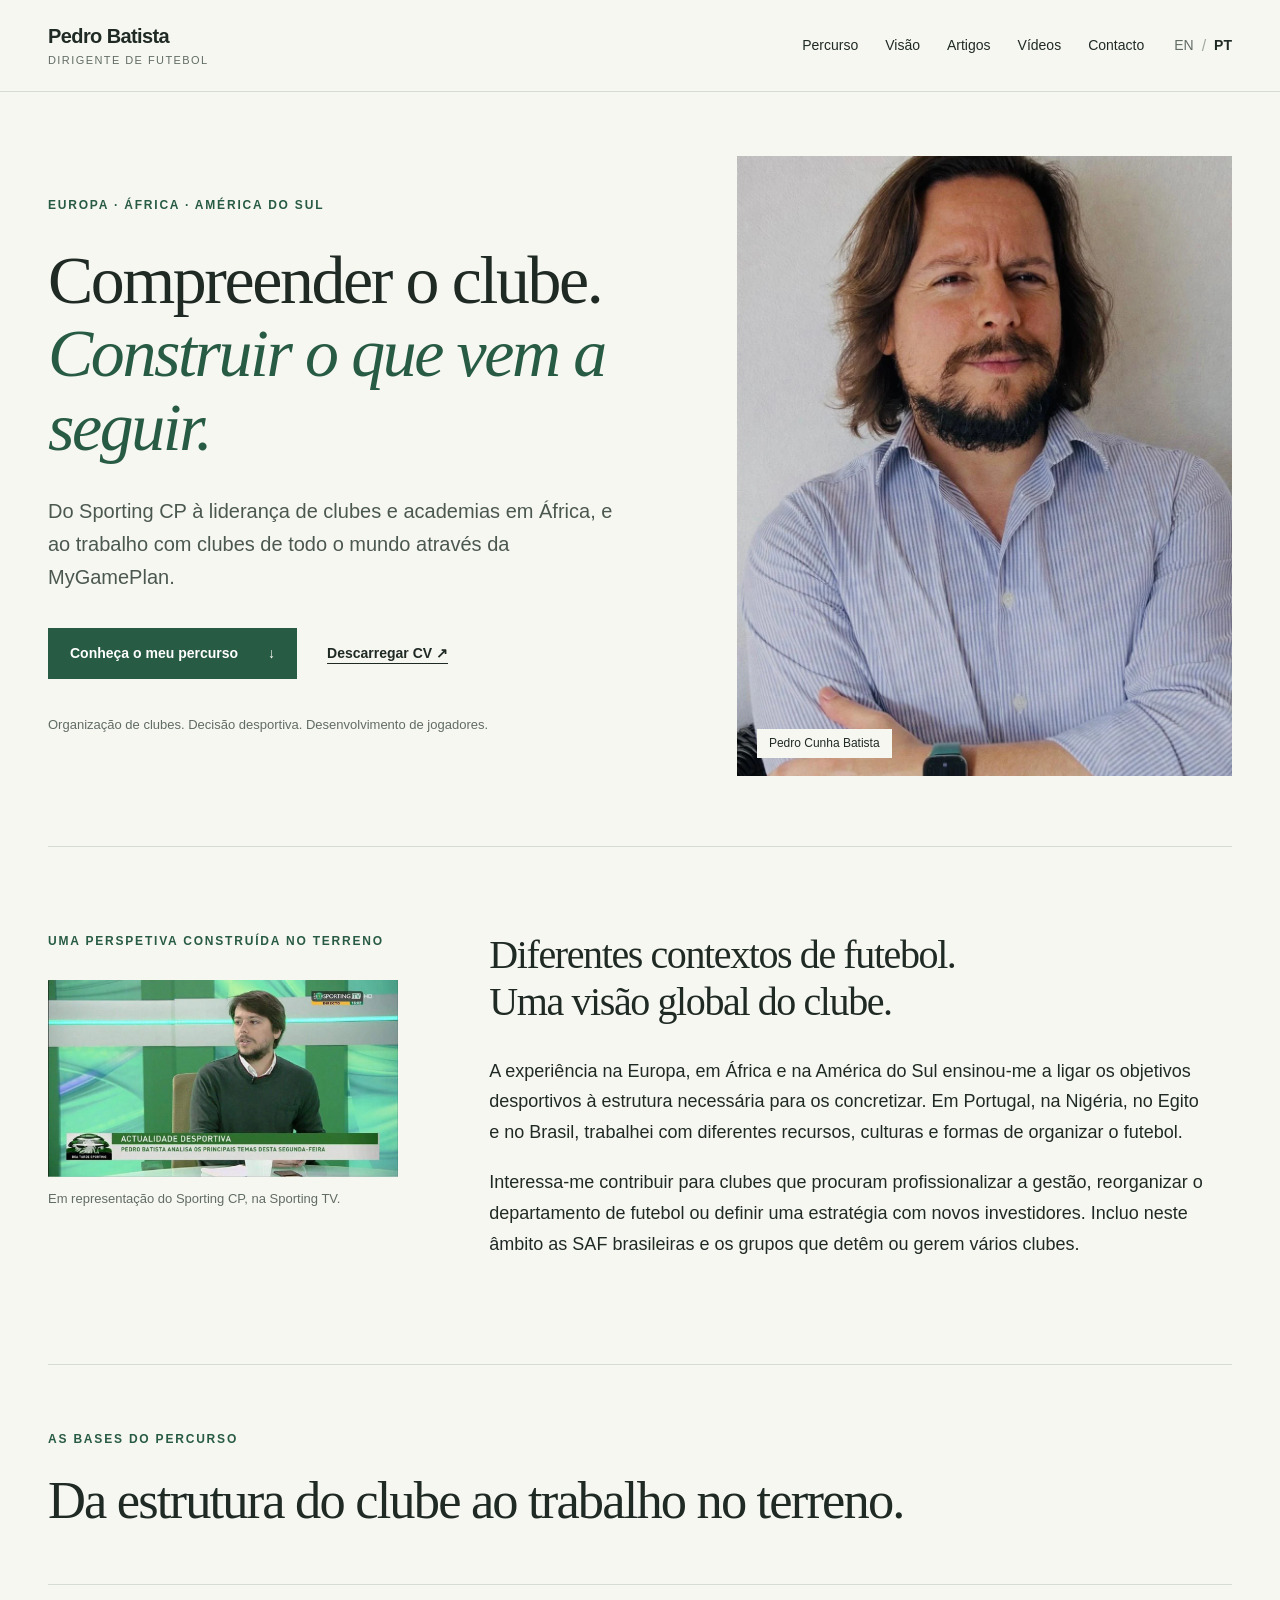
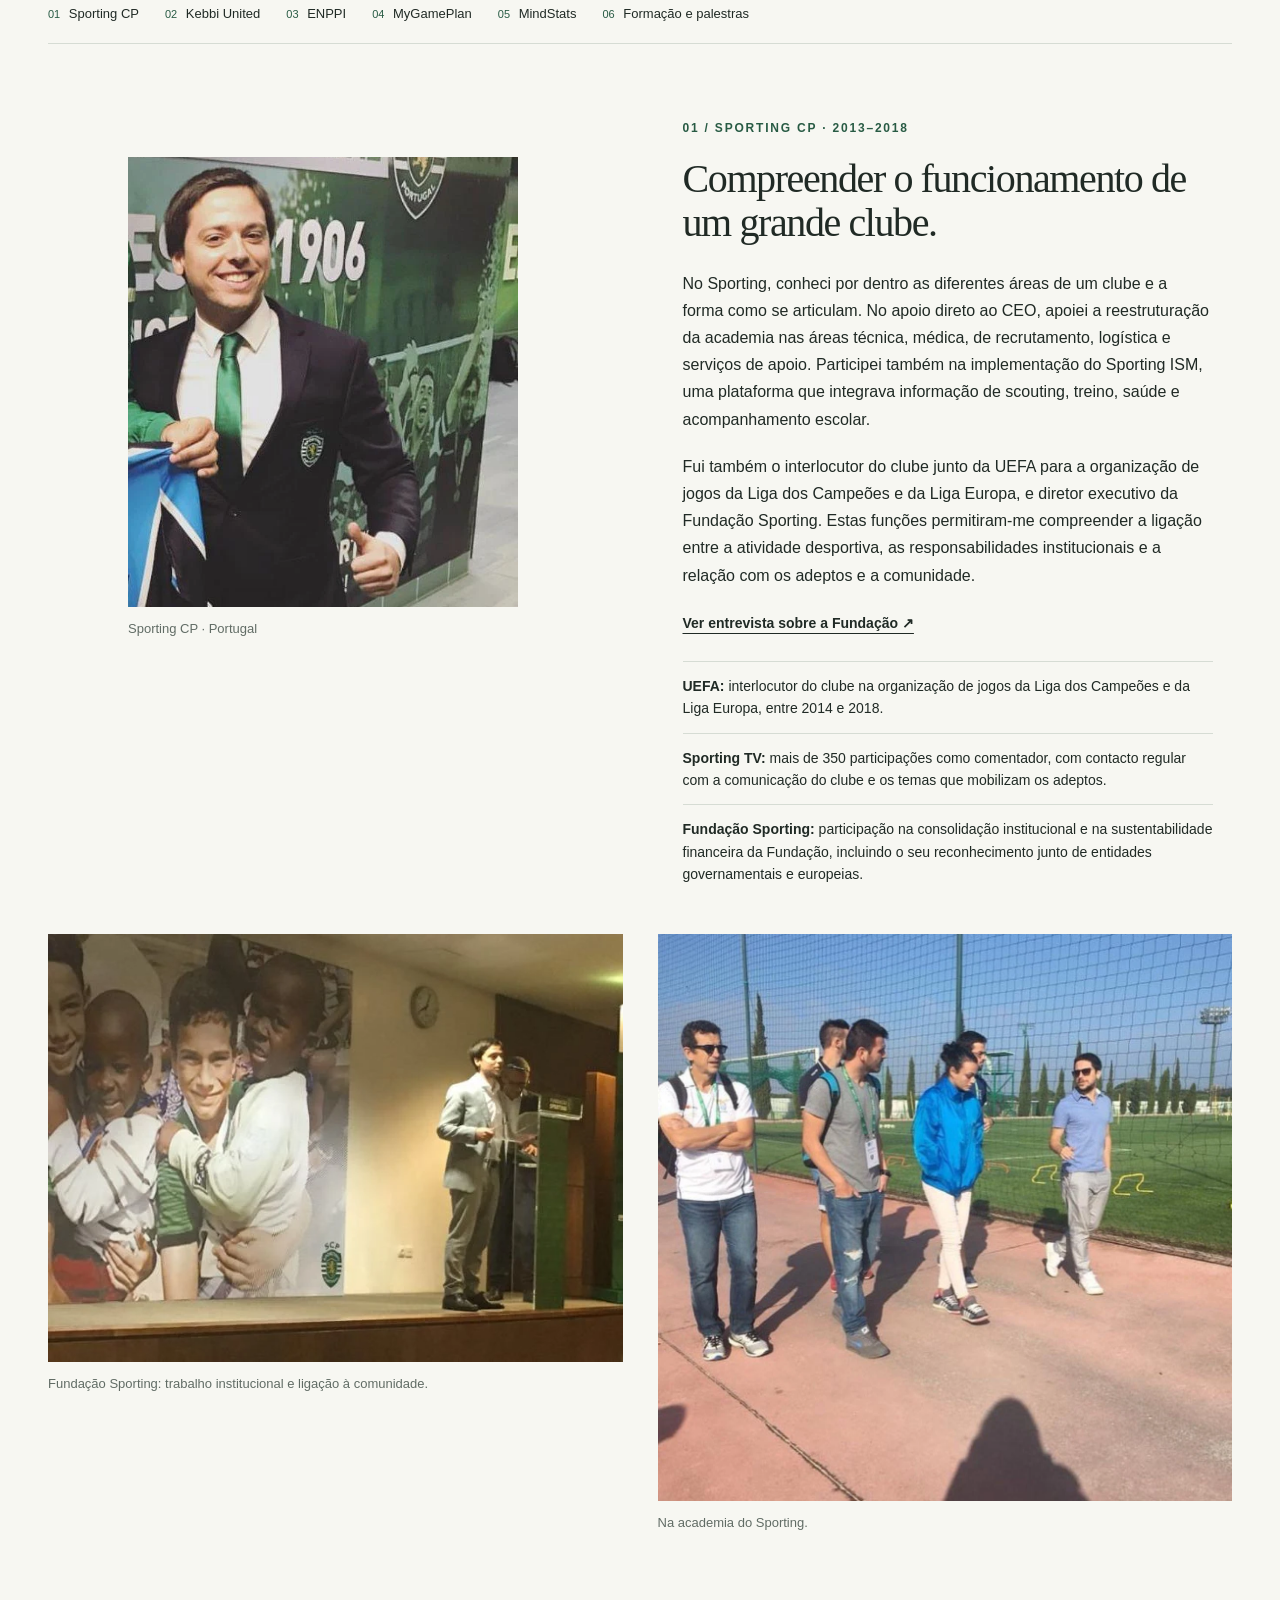
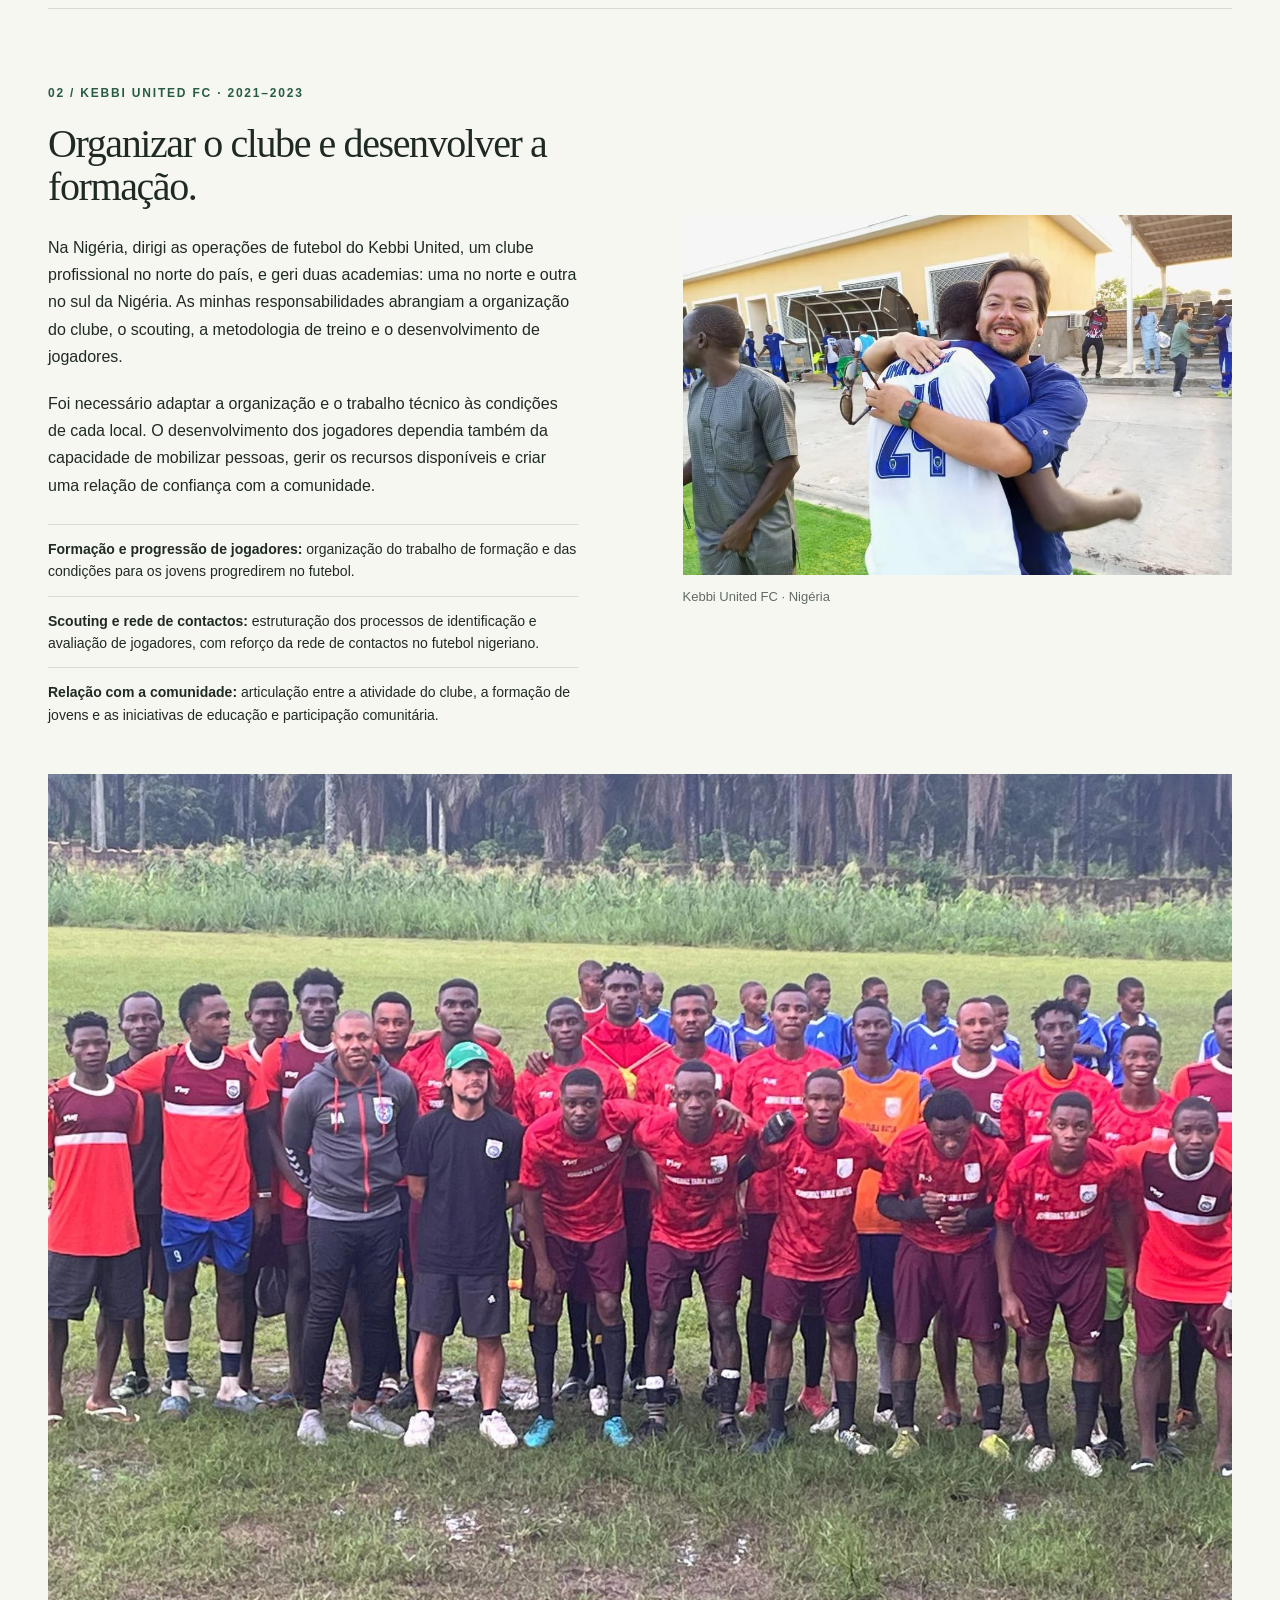
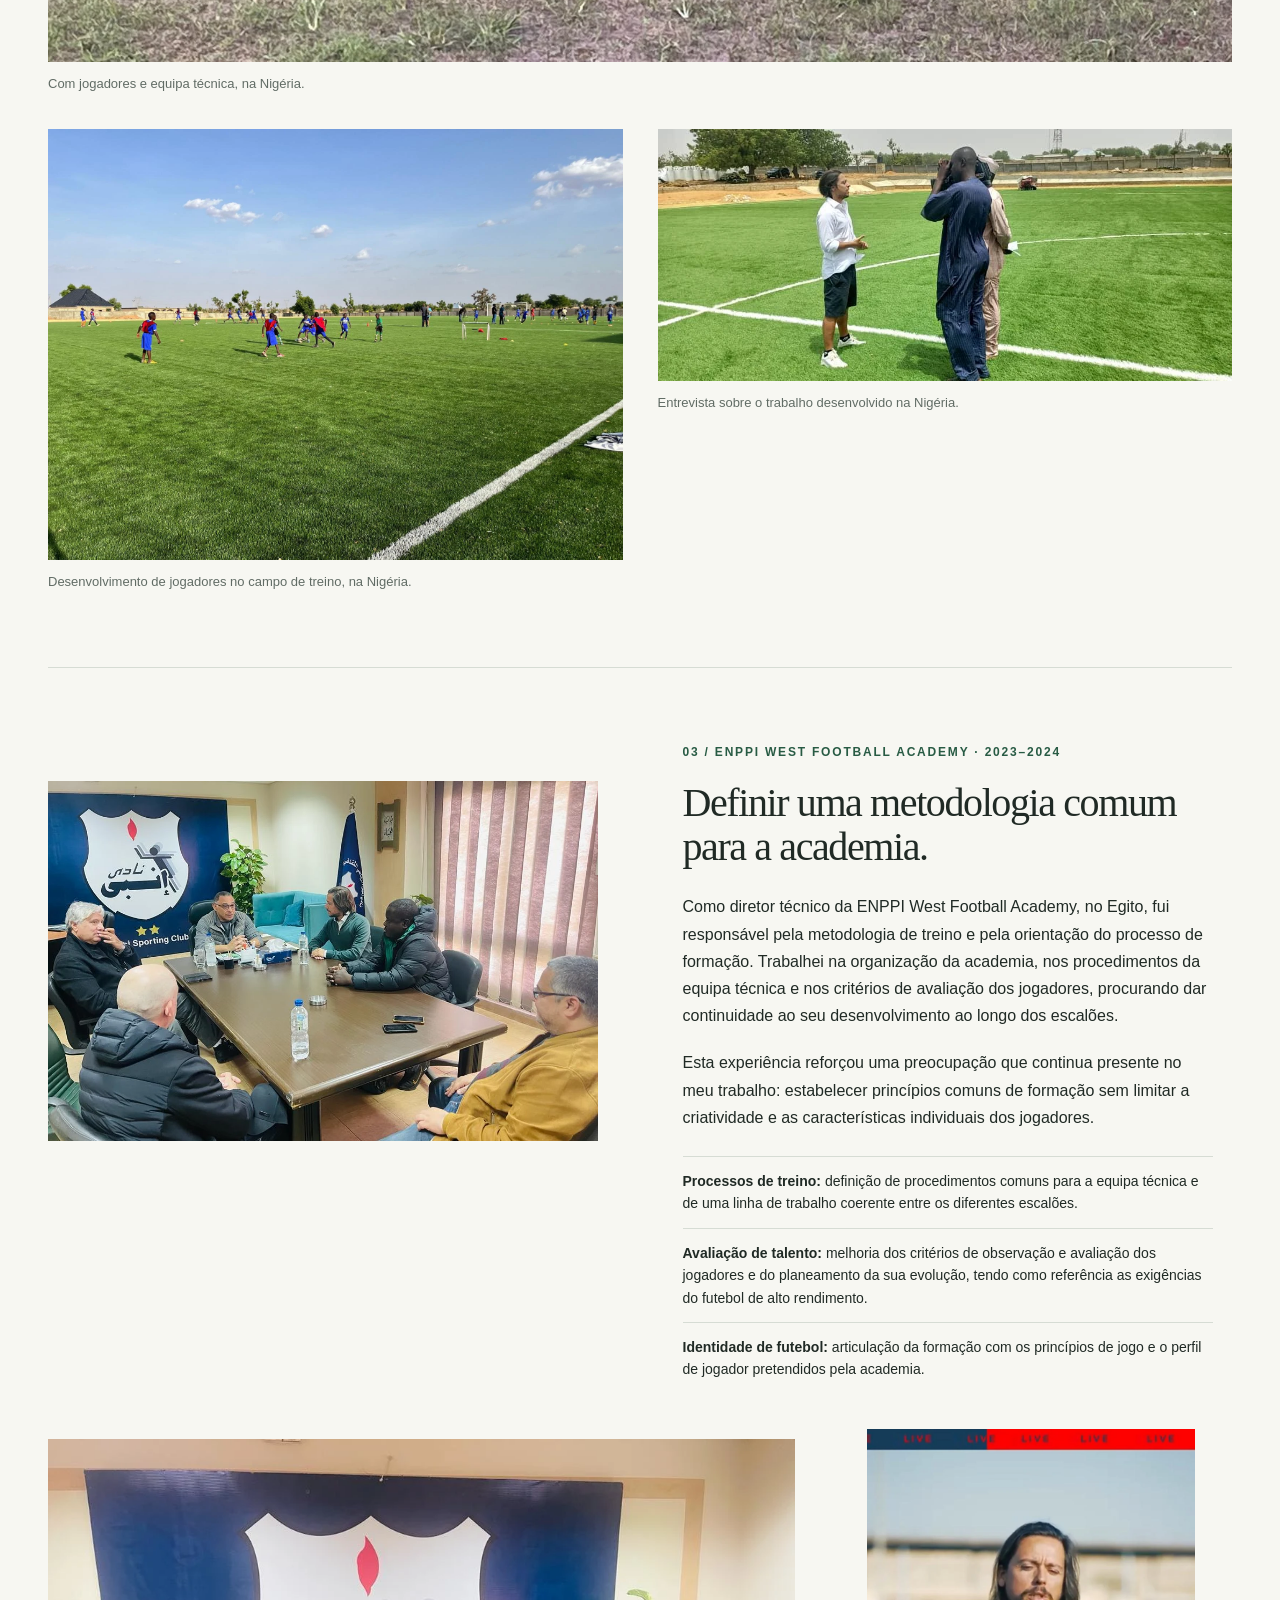
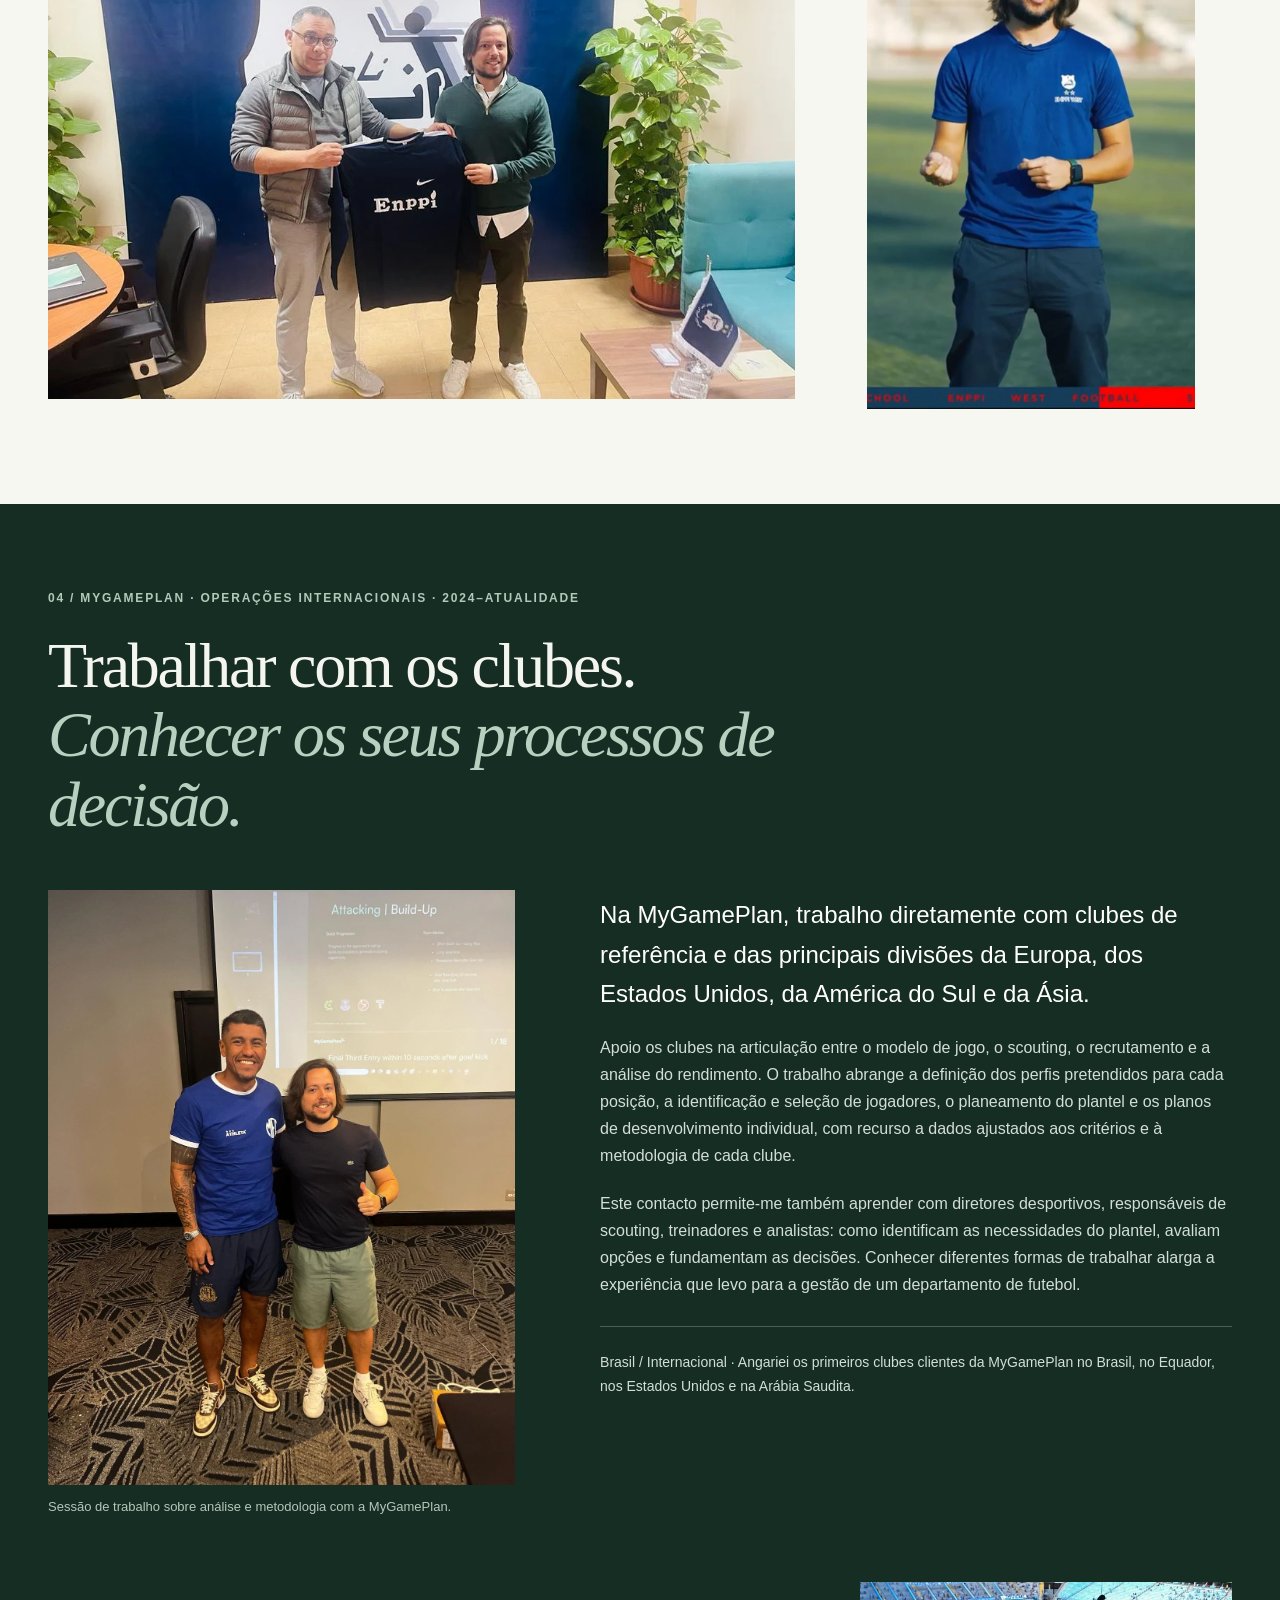
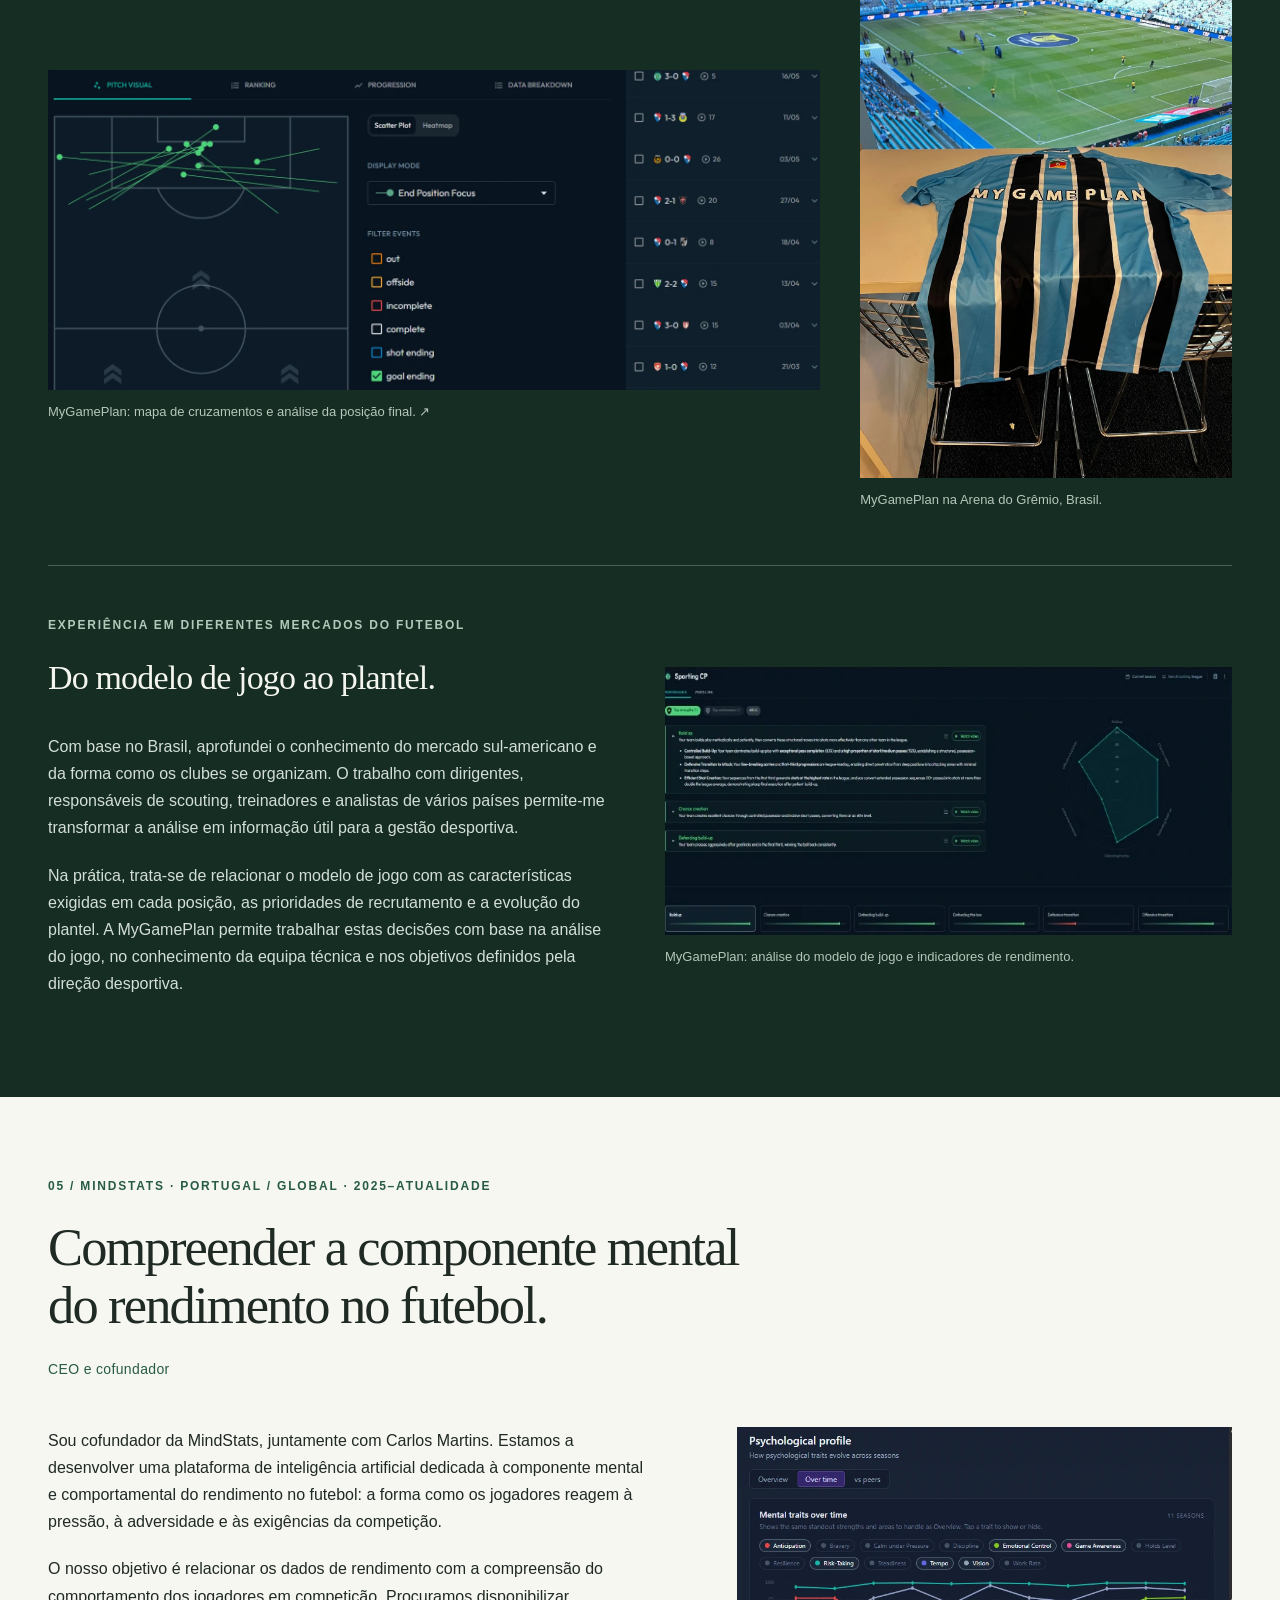
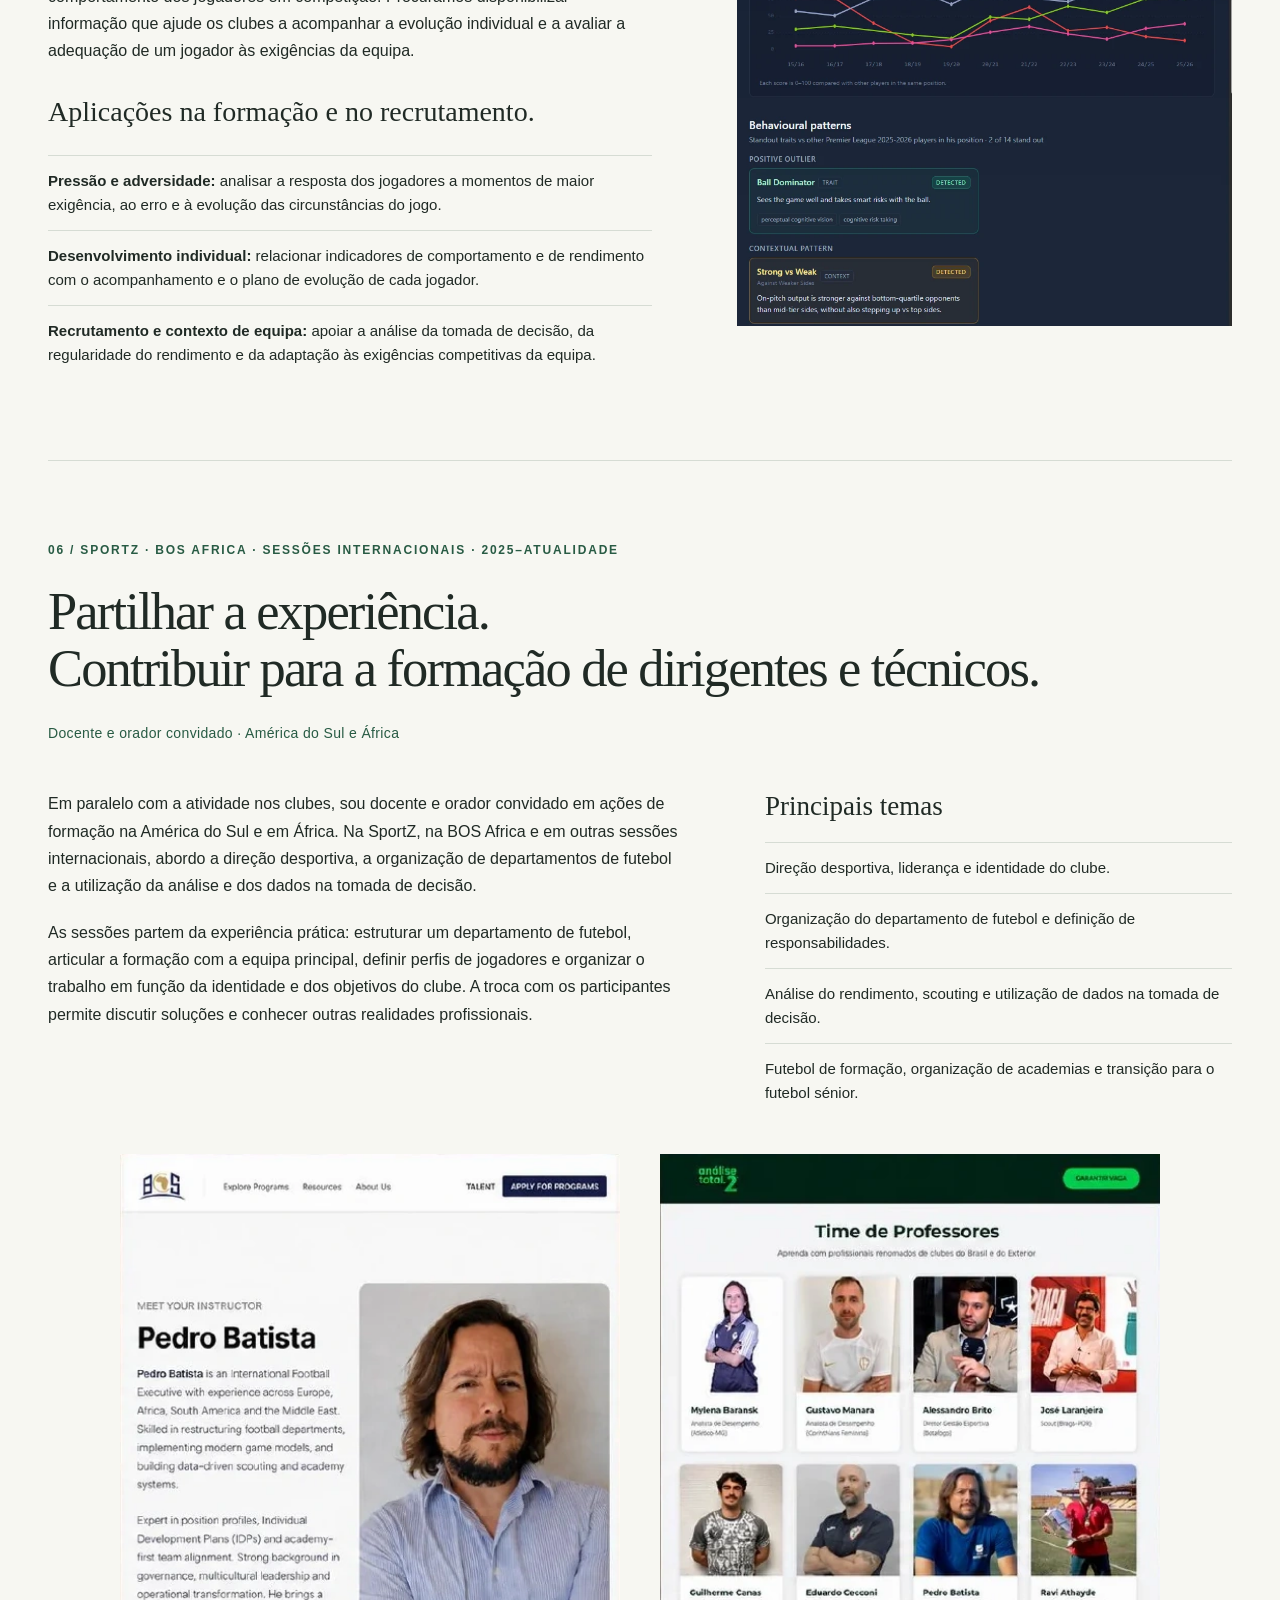
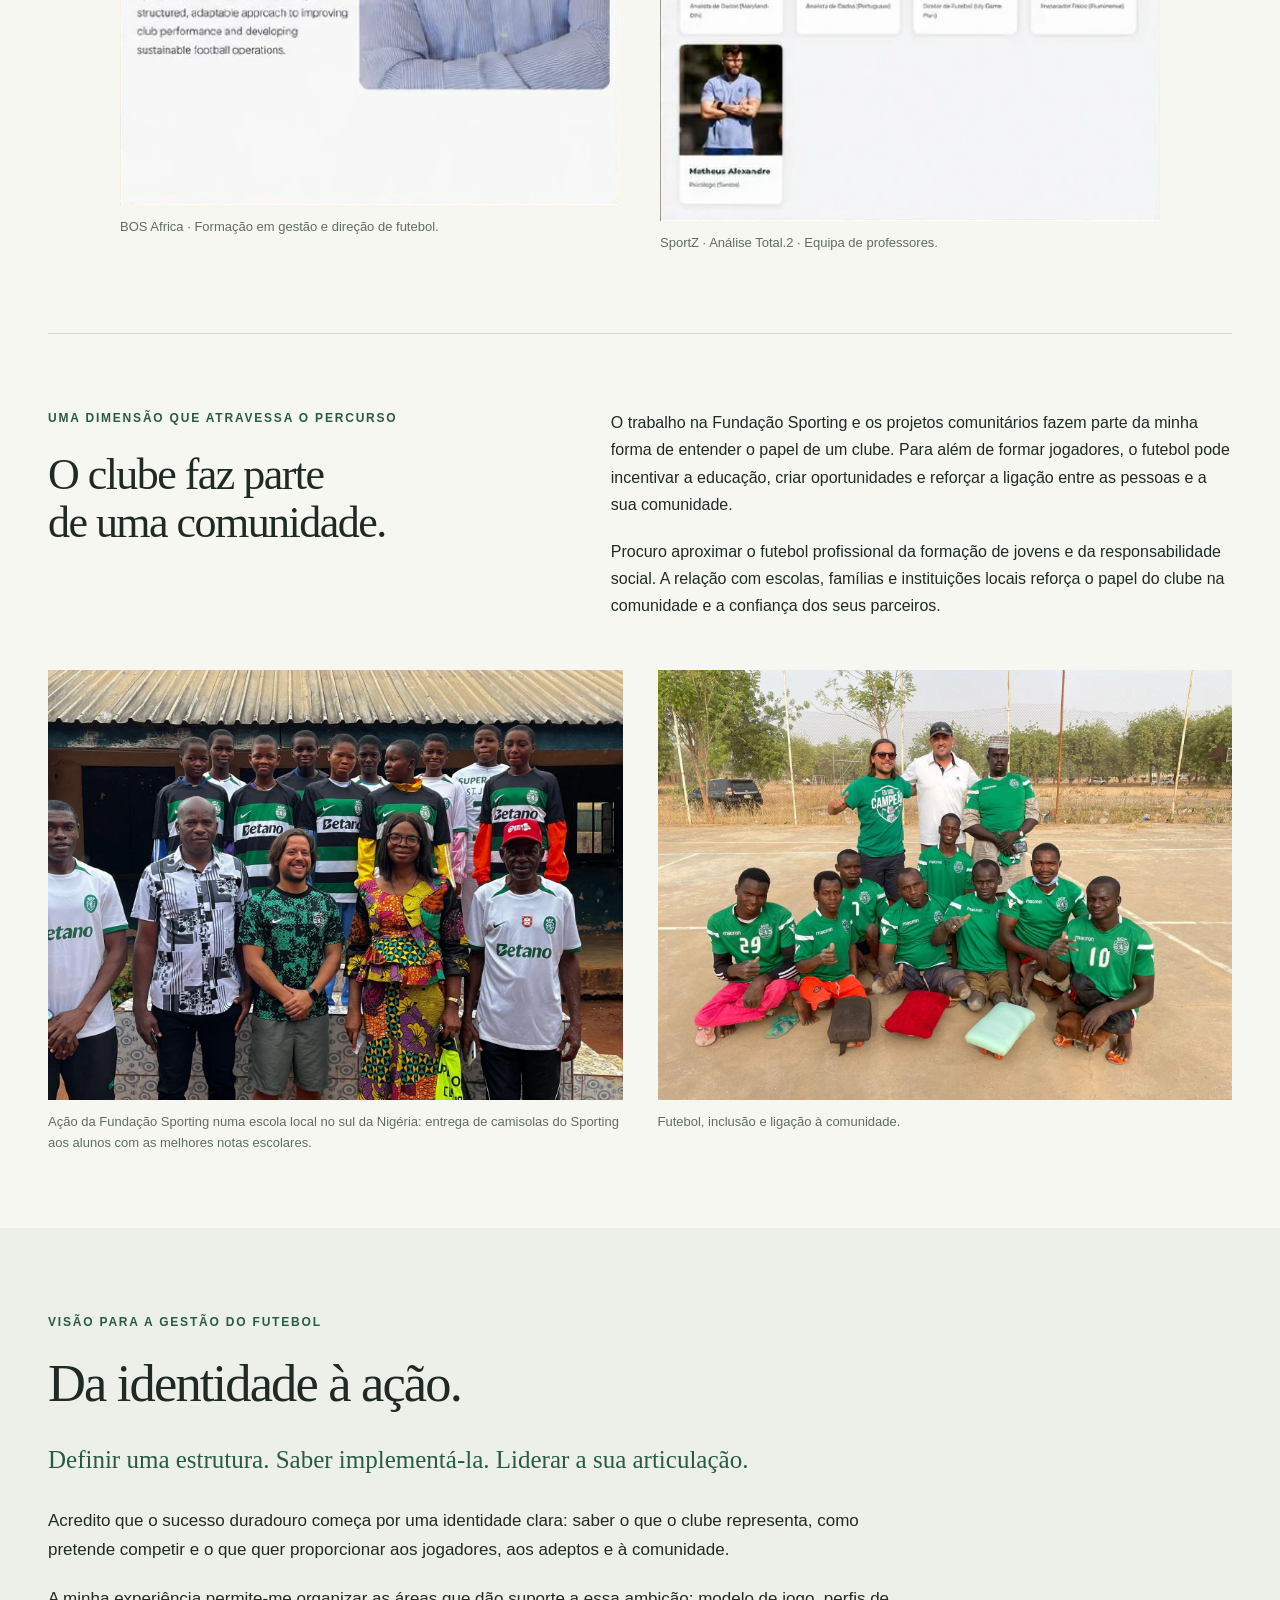
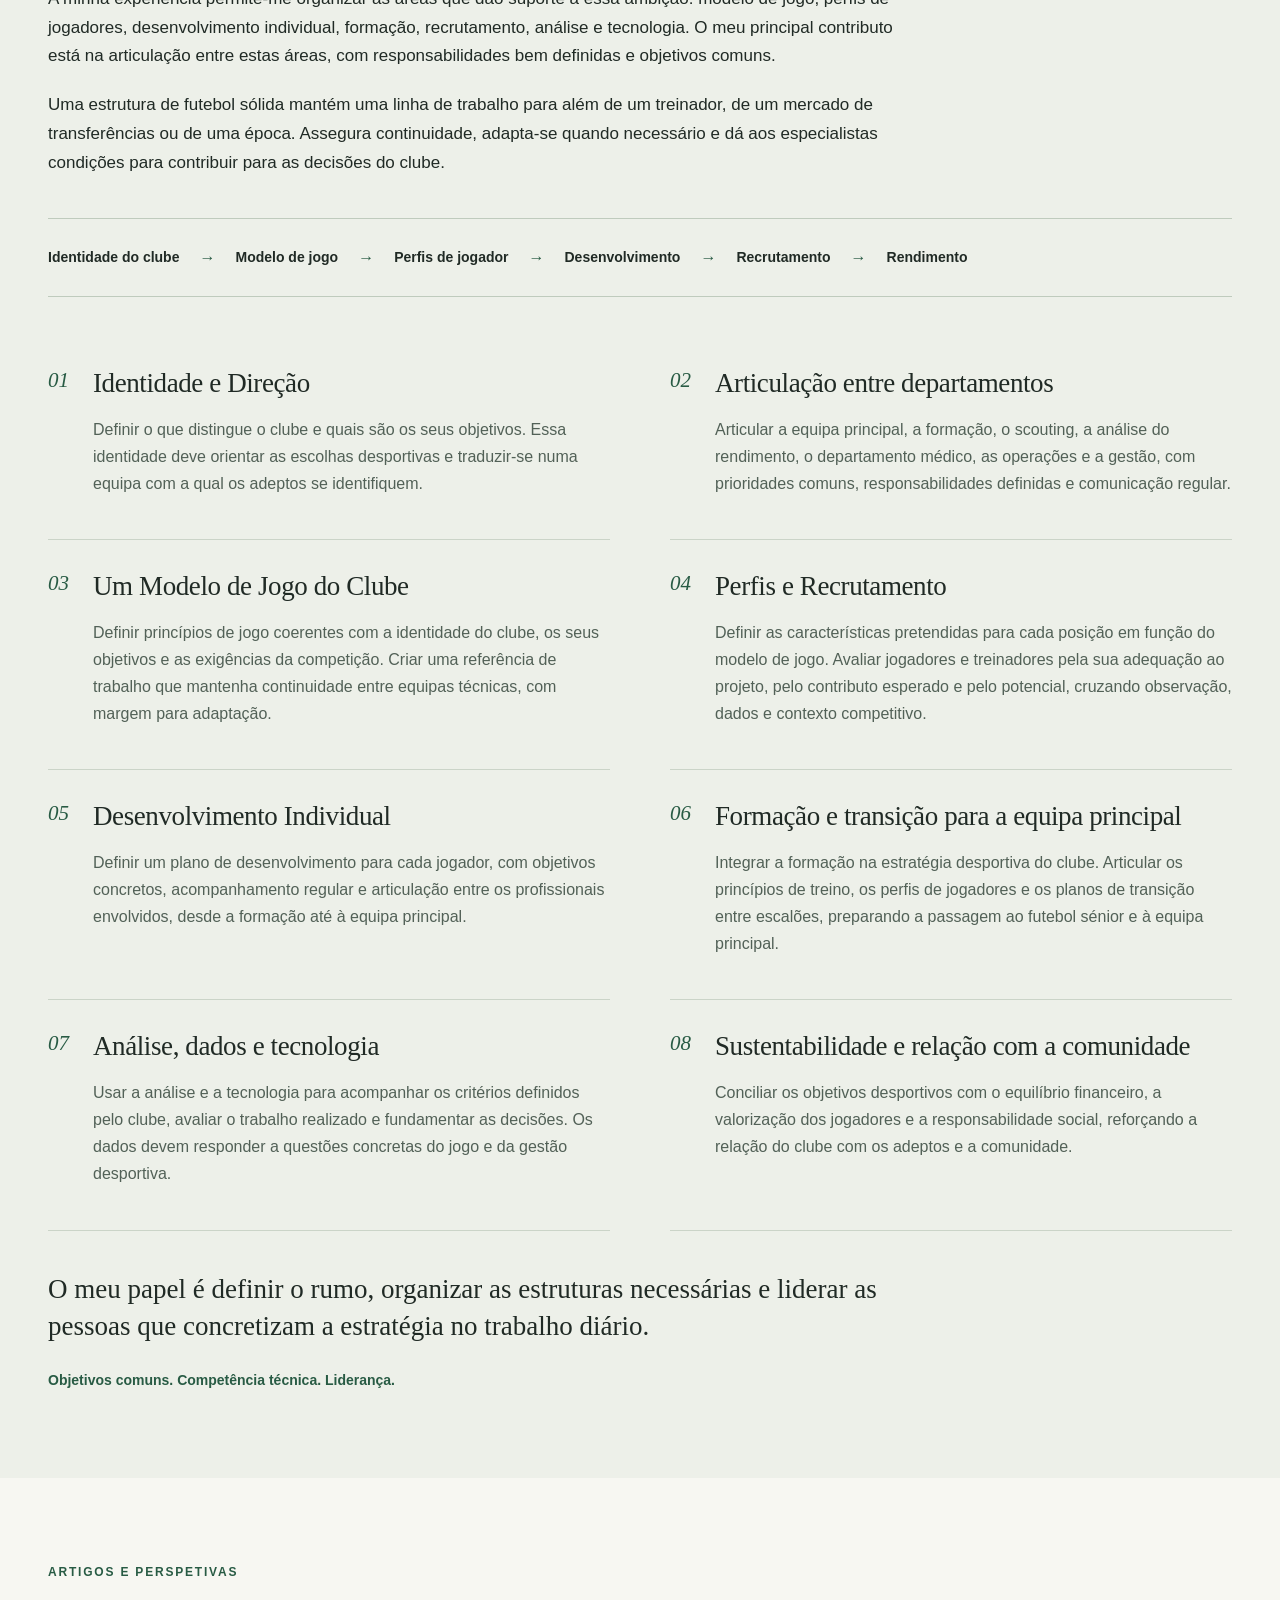
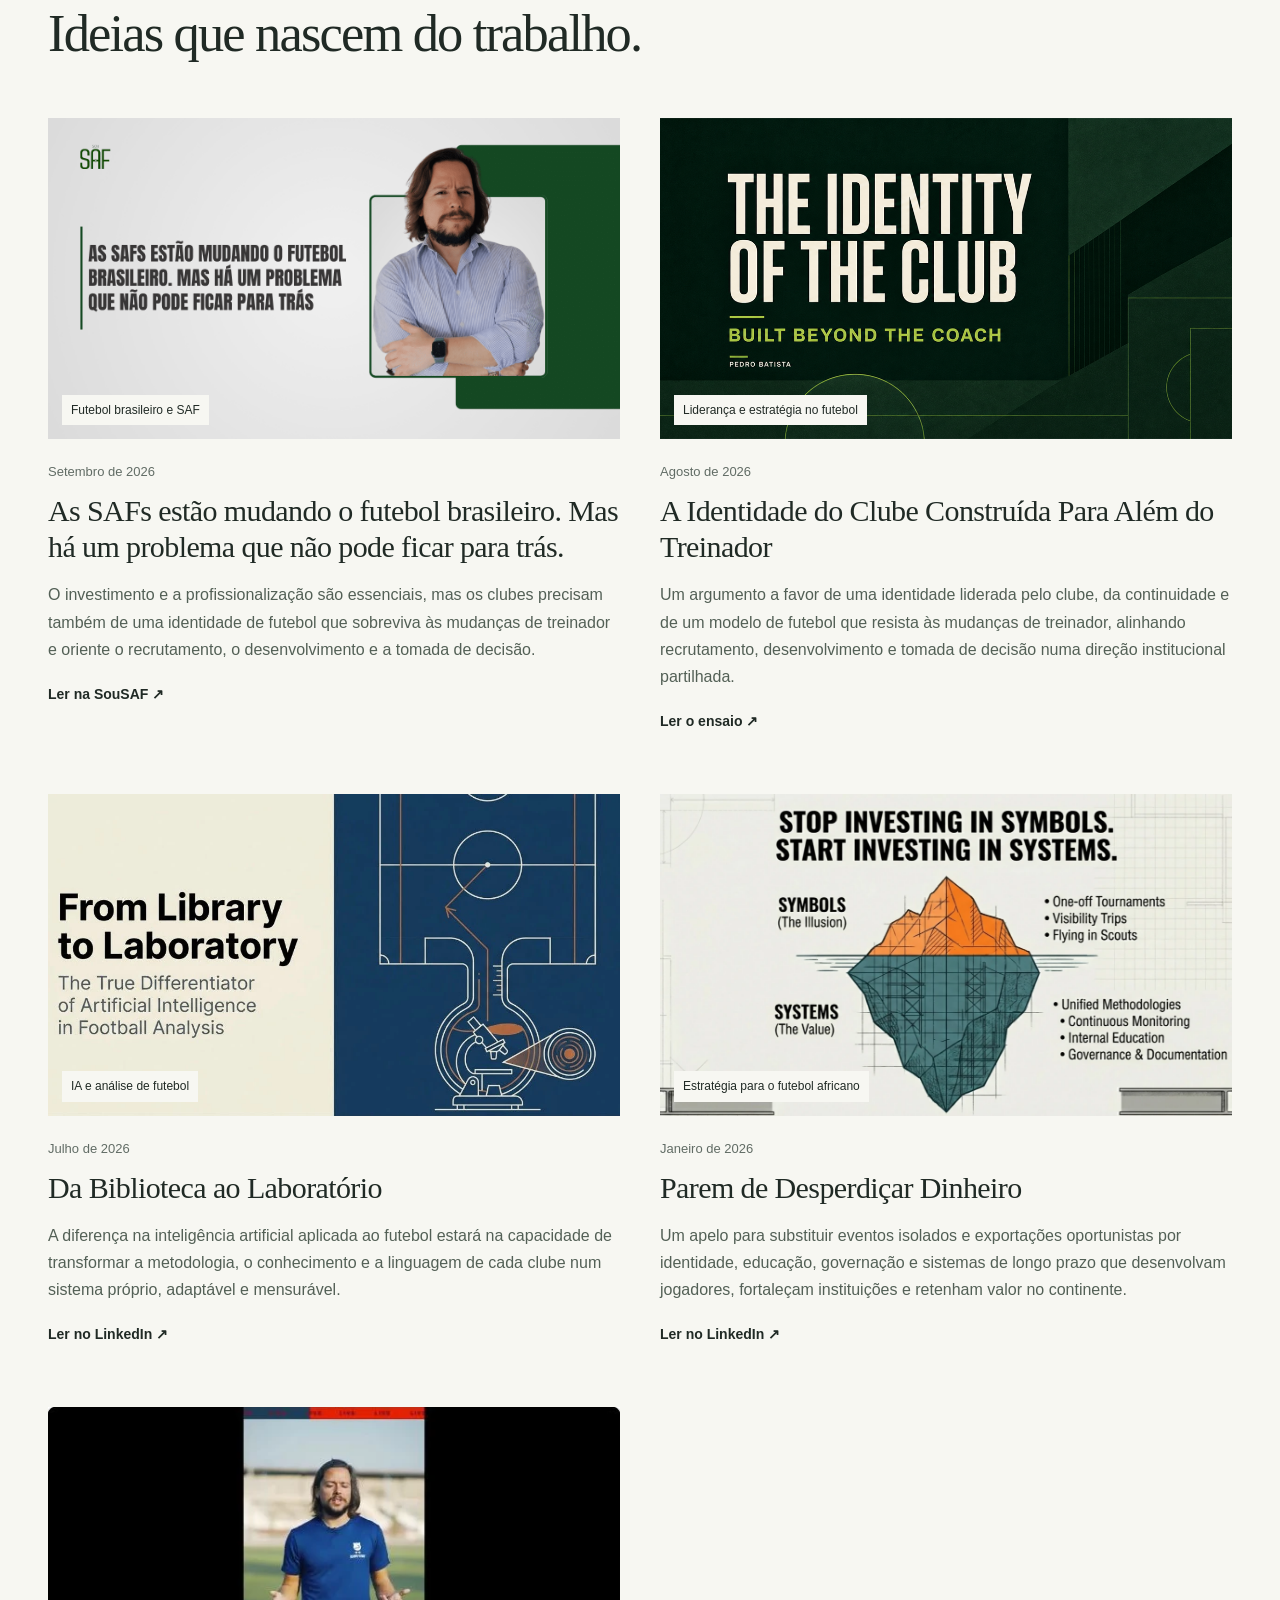
<file: pt.html>
<!doctype html><html lang="pt"><head><meta charset="utf-8"><meta name="viewport" content="width=device-width, initial-scale=1"><meta name="robots" content="index,follow"><title>Pedro Cunha Batista — Dirigente de futebol</title><meta name="description" content="Executivo de futebol com experiência na Europa, África e América do Sul. Operações de clubes, formação e trabalho com clubes através da MyGamePlan."><meta property="og:image" content="https://pedrocunhabatista.github.io/assets/images/og-image.jpg"><link rel="icon" href="assets/images/icon.svg"><link rel="manifest" href="manifest.webmanifest"><meta name="theme-color" content="#285b44"><link rel="stylesheet" href="styles.css?v=0dd0bc50e2"><link rel="stylesheet" href="journey.css?v=9d613342bb"><script src="app.js?v=7c36236a74" defer></script><link rel="canonical" href="https://pedrocunhabatista.github.io/pt.html"><link rel="alternate" hreflang="en" href="https://pedrocunhabatista.github.io/"><link rel="alternate" hreflang="pt" href="https://pedrocunhabatista.github.io/pt.html"><link rel="alternate" hreflang="x-default" href="https://pedrocunhabatista.github.io/"><meta property="og:url" content="https://pedrocunhabatista.github.io/pt.html"><meta property="og:type" content="website"><meta property="og:title" content="Pedro Cunha Batista — Dirigente de futebol"><meta property="og:description" content="Executivo de futebol com experiência na Europa, África e América do Sul. Operações de clubes, formação e trabalho com clubes através da MyGamePlan."><meta name="twitter:card" content="summary_large_image"><meta name="twitter:title" content="Pedro Cunha Batista — Dirigente de futebol"><meta name="twitter:description" content="Executivo de futebol com experiência na Europa, África e América do Sul. Operações de clubes, formação e trabalho com clubes através da MyGamePlan."><meta name="twitter:image" content="https://pedrocunhabatista.github.io/assets/images/og-image.jpg"><script type="application/ld+json">{"@context": "https://schema.org", "@type": "Person", "name": "Pedro Cunha Batista", "alternateName": "Pedro Batista", "url": "https://pedrocunhabatista.github.io/", "jobTitle": "Football Executive", "image": "https://pedrocunhabatista.github.io/assets/photography/portrait.webp", "sameAs": ["https://www.linkedin.com/in/pedrocunhabatista/", "https://www.zerozero.pt/director.php?id=7320"]}</script></head><body>
 <a class="skip" href="#main">Saltar para o conteúdo</a>
 <header><div class="shell header-inner"><a class="brand" href="#home">Pedro Batista<span>Dirigente de futebol</span></a><nav id="navigation" aria-label="Navegação principal"><a href="#story">Percurso</a><a href="#vision">Visão</a><a href="#insights">Artigos</a><a href="#media">Vídeos</a><a href="#contact">Contacto</a></nav><div class="header-tools"><div class="languages" aria-label="Idioma"><a href="index.html" lang="en" >EN</a><span>/</span><a href="pt.html" lang="pt" aria-current="page">PT</a></div><button class="menu" aria-controls="navigation" aria-expanded="false">Menu <span aria-hidden="true">+</span></button></div></div></header>
 <main id="main"><section class="hero shell" id="home"><div class="hero-copy"><p class="eyebrow">Europa · África · América do Sul</p><h1>Compreender o clube.<br><em>Construir o que vem a seguir.</em></h1><p class="lead">Do Sporting CP à liderança de clubes e academias em África, e ao trabalho com clubes de todo o mundo através da MyGamePlan.</p><div class="hero-actions"><a class="button" href="#profile">Conheça o meu percurso <span>↓</span></a><a class="text-link" href="assets/documents/Pedro-Batista-Executive-CV-ENG.pdf?v=original-2" download>Descarregar CV <span>↗</span></a></div><p class="hero-note">Organização de clubes. Decisão desportiva. Desenvolvimento de jogadores.</p></div><figure class="hero-image"><img class="" src="assets/photography/portrait.webp" alt="Pedro Batista" width="1024" height="1536" fetchpriority="high"><figcaption>Pedro Cunha Batista</figcaption></figure></section>
 <section class="intro shell" id="profile"><div class="intro-aside"><p class="eyebrow">Uma perspetiva construída no terreno</p><figure><img src="assets/photography/intro-sporting-tv.webp" width="1170" height="659" loading="lazy" alt="Em representação do Sporting CP, na Sporting TV."><figcaption>Em representação do Sporting CP, na Sporting TV.</figcaption></figure></div><div><h2>Diferentes contextos de futebol.<br>Uma visão global do clube.</h2><p>A experiência na Europa, em África e na América do Sul ensinou-me a ligar os objetivos desportivos à estrutura necessária para os concretizar. Em Portugal, na Nigéria, no Egito e no Brasil, trabalhei com diferentes recursos, culturas e formas de organizar o futebol.</p><p>Interessa-me contribuir para clubes que procuram profissionalizar a gestão, reorganizar o departamento de futebol ou definir uma estratégia com novos investidores. Incluo neste âmbito as SAF brasileiras e os grupos que detêm ou gerem vários clubes.</p></div></section>
 <section class="story shell" id="story"><div class="section-heading"><p class="eyebrow">As bases do percurso</p><h2>Da estrutura do clube ao trabalho no terreno.</h2></div>
 <div class="journey-links" aria-label="Etapas do percurso"><a href="#sporting"><span>01</span> Sporting CP</a><a href="#kebbi"><span>02</span> Kebbi United</a><a href="#enppi"><span>03</span> ENPPI</a><a href="#mygameplan"><span>04</span> MyGamePlan</a><a href="#mindstats"><span>05</span> MindStats</a><a href="#teaching"><span>06</span> Formação e palestras</a></div><article class="chapter" id="sporting"><figure class="chapter-photo sporting"><img class="" src="assets/photography/sporting.webp" alt="Pedro Batista com blazer do Sporting CP" width="525" height="1156" loading="lazy"><figcaption>Sporting CP · Portugal</figcaption></figure><div class="chapter-copy"><p class="eyebrow">01 / Sporting CP · 2013–2018</p><h3>Compreender o funcionamento de um grande clube.</h3><p>No Sporting, conheci por dentro as diferentes áreas de um clube e a forma como se articulam. No apoio direto ao CEO, apoiei a reestruturação da academia nas áreas técnica, médica, de recrutamento, logística e serviços de apoio. Participei também na implementação do Sporting ISM, uma plataforma que integrava informação de scouting, treino, saúde e acompanhamento escolar.</p><p>Fui também o interlocutor do clube junto da UEFA para a organização de jogos da Liga dos Campeões e da Liga Europa, e diretor executivo da Fundação Sporting. Estas funções permitiram-me compreender a ligação entre a atividade desportiva, as responsabilidades institucionais e a relação com os adeptos e a comunidade.</p><a class="text-link" href="#media">Ver entrevista sobre a Fundação ↗</a><ul class="role-notes"><li><strong>UEFA:</strong> interlocutor do clube na organização de jogos da Liga dos Campeões e da Liga Europa, entre 2014 e 2018.</li><li><strong>Sporting TV:</strong> mais de 350 participações como comentador, com contacto regular com a comunicação do clube e os temas que mobilizam os adeptos.</li><li><strong>Fundação Sporting:</strong> participação na consolidação institucional e na sustentabilidade financeira da Fundação, incluindo o seu reconhecimento junto de entidades governamentais e europeias.</li></ul></div><div class="chapter-gallery"><figure><img src="assets/photography/foundation.webp" width="659" height="491" loading="lazy" alt="Fundação Sporting: trabalho institucional e ligação à comunidade."><figcaption>Fundação Sporting: trabalho institucional e ligação à comunidade.</figcaption></figure><figure><img src="assets/photography/sporting-academy.webp" width="1170" height="1155" loading="lazy" alt="Na academia do Sporting."><figcaption>Na academia do Sporting.</figcaption></figure></div></article>
 <article class="chapter reverse" id="kebbi"><figure class="chapter-photo landscape"><img class="" src="assets/photography/nigeria.webp" alt="Pedro Batista a abraçar um jogador junto ao campo na Nigéria" width="992" height="744" loading="lazy"><figcaption>Kebbi United FC · Nigéria</figcaption></figure><div class="chapter-copy"><p class="eyebrow">02 / Kebbi United FC · 2021–2023</p><h3>Organizar o clube e desenvolver a formação.</h3><p>Na Nigéria, dirigi as operações de futebol do Kebbi United, um clube profissional no norte do país, e geri duas academias: uma no norte e outra no sul da Nigéria. As minhas responsabilidades abrangiam a organização do clube, o scouting, a metodologia de treino e o desenvolvimento de jogadores.</p><p>Foi necessário adaptar a organização e o trabalho técnico às condições de cada local. O desenvolvimento dos jogadores dependia também da capacidade de mobilizar pessoas, gerir os recursos disponíveis e criar uma relação de confiança com a comunidade.</p><ul class="role-notes"><li><strong>Formação e progressão de jogadores:</strong> organização do trabalho de formação e das condições para os jovens progredirem no futebol.</li><li><strong>Scouting e rede de contactos:</strong> estruturação dos processos de identificação e avaliação de jogadores, com reforço da rede de contactos no futebol nigeriano.</li><li><strong>Relação com a comunidade:</strong> articulação entre a atividade do clube, a formação de jovens e as iniciativas de educação e participação comunitária.</li></ul></div><div class="chapter-gallery"><figure><img src="assets/photography/academy-training.webp" width="1600" height="1200" loading="lazy" alt="Desenvolvimento de jogadores no campo de treino, na Nigéria."><figcaption>Desenvolvimento de jogadores no campo de treino, na Nigéria.</figcaption></figure><figure><img src="assets/photography/nigeria-field.webp" width="984" height="432" loading="lazy" alt="Entrevista sobre o trabalho desenvolvido na Nigéria."><figcaption>Entrevista sobre o trabalho desenvolvido na Nigéria.</figcaption></figure></div><figure class="team-wide"><img src="assets/photography/nigeria-team.webp" width="1600" height="1200" loading="lazy" alt="Com jogadores e equipa técnica, na Nigéria."><figcaption>Com jogadores e equipa técnica, na Nigéria.</figcaption></figure></article>
 <article class="chapter" id="enppi"><figure class="chapter-photo landscape"><img class="" src="assets/photography/egypt.webp" alt="Reunião de trabalho no ENPPI Sporting Club" width="1024" height="768" loading="lazy"></figure><div class="chapter-copy"><p class="eyebrow">03 / ENPPI West Football Academy · 2023–2024</p><h3>Definir uma metodologia comum para a academia.</h3><p>Como diretor técnico da ENPPI West Football Academy, no Egito, fui responsável pela metodologia de treino e pela orientação do processo de formação. Trabalhei na organização da academia, nos procedimentos da equipa técnica e nos critérios de avaliação dos jogadores, procurando dar continuidade ao seu desenvolvimento ao longo dos escalões.</p><p>Esta experiência reforçou uma preocupação que continua presente no meu trabalho: estabelecer princípios comuns de formação sem limitar a criatividade e as características individuais dos jogadores.</p><ul class="role-notes"><li><strong>Processos de treino:</strong> definição de procedimentos comuns para a equipa técnica e de uma linha de trabalho coerente entre os diferentes escalões.</li><li><strong>Avaliação de talento:</strong> melhoria dos critérios de observação e avaliação dos jogadores e do planeamento da sua evolução, tendo como referência as exigências do futebol de alto rendimento.</li><li><strong>Identidade de futebol:</strong> articulação da formação com os princípios de jogo e o perfil de jogador pretendidos pela academia.</li></ul></div><div class="chapter-gallery"><figure><img src="assets/photography/enppi-presentation.webp" width="1024" height="768" loading="lazy" alt="Apresentação no ENPPI."></figure><figure><img src="assets/photography/enppi-interview.webp" width="905" height="1600" loading="lazy" alt="Entrevista sobre a ENPPI West Football Academy."></figure></div></article></section>
 <section class="mgp" id="mygameplan"><div class="shell"><div class="mgp-heading"><p class="eyebrow">04 / MyGamePlan · Operações internacionais · 2024–Atualidade</p><h2>Trabalhar com os clubes.<br><em>Conhecer os seus processos de decisão.</em></h2></div><div class="mgp-grid"><figure><img class="" src="assets/photography/mygameplan.webp" alt="Pedro Batista numa apresentação de análise de futebol da MyGamePlan" width="1200" height="1600" loading="lazy"><figcaption>Sessão de trabalho sobre análise e metodologia com a MyGamePlan.</figcaption></figure><div class="mgp-copy"><p class="lead">Na MyGamePlan, trabalho diretamente com clubes de referência e das principais divisões da Europa, dos Estados Unidos, da América do Sul e da Ásia.</p><p>Apoio os clubes na articulação entre o modelo de jogo, o scouting, o recrutamento e a análise do rendimento. O trabalho abrange a definição dos perfis pretendidos para cada posição, a identificação e seleção de jogadores, o planeamento do plantel e os planos de desenvolvimento individual, com recurso a dados ajustados aos critérios e à metodologia de cada clube.</p><p>Este contacto permite-me também aprender com diretores desportivos, responsáveis de scouting, treinadores e analistas: como identificam as necessidades do plantel, avaliam opções e fundamentam as decisões. Conhecer diferentes formas de trabalhar alarga a experiência que levo para a gestão de um departamento de futebol.</p><p class="mgp-detail">Brasil / Internacional · Angariei os primeiros clubes clientes da MyGamePlan no Brasil, no Equador, nos Estados Unidos e na Arábia Saudita.</p></div></div><div class="evidence-row"><figure class="analysis-figure"><a href="assets/photography/mygameplan-crosses.webp" target="_blank" aria-label="Abrir mapa de cruzamentos MyGamePlan"><img class="" src="assets/photography/mygameplan-crosses.webp" alt="Visualização MyGamePlan de ações de cruzamento" width="1600" height="664" loading="lazy"></a><figcaption>MyGamePlan: mapa de cruzamentos e análise da posição final. ↗</figcaption></figure><figure><img class="" src="assets/photography/mygameplan-gremio.webp" alt="Camisola MyGamePlan na Arena do Grêmio" width="1200" height="1600" loading="lazy"><figcaption>MyGamePlan na Arena do Grêmio, Brasil.</figcaption></figure></div><div class="mgp-depth"><div><p class="eyebrow">Experiência em diferentes mercados do futebol</p><h3>Do modelo de jogo ao plantel.</h3><p>Com base no Brasil, aprofundei o conhecimento do mercado sul-americano e da forma como os clubes se organizam. O trabalho com dirigentes, responsáveis de scouting, treinadores e analistas de vários países permite-me transformar a análise em informação útil para a gestão desportiva.</p><p>Na prática, trata-se de relacionar o modelo de jogo com as características exigidas em cada posição, as prioridades de recrutamento e a evolução do plantel. A MyGamePlan permite trabalhar estas decisões com base na análise do jogo, no conhecimento da equipa técnica e nos objetivos definidos pela direção desportiva.</p></div><figure><a href="assets/photography/mygameplan-dashboard.webp" target="_blank" aria-label="Abrir imagem: MyGamePlan: análise do modelo de jogo e indicadores de rendimento."><img src="assets/photography/mygameplan-dashboard.webp" width="730" height="345" loading="lazy" alt="MyGamePlan: análise do modelo de jogo e indicadores de rendimento."></a><figcaption>MyGamePlan: análise do modelo de jogo e indicadores de rendimento.</figcaption></figure></div></div></section>
 <section class="career-current shell" id="mindstats"><div class="current-heading"><p class="eyebrow">05 / MindStats · Portugal / Global · 2025–Atualidade</p><h2>Compreender a componente mental<br>do rendimento no futebol.</h2><p class="role-title">CEO e cofundador</p></div><div class="mindstats-grid"><div><p>Sou cofundador da MindStats, juntamente com Carlos Martins. Estamos a desenvolver uma plataforma de inteligência artificial dedicada à componente mental e comportamental do rendimento no futebol: a forma como os jogadores reagem à pressão, à adversidade e às exigências da competição.</p><p>O nosso objetivo é relacionar os dados de rendimento com a compreensão do comportamento dos jogadores em competição. Procuramos disponibilizar informação que ajude os clubes a acompanhar a evolução individual e a avaliar a adequação de um jogador às exigências da equipa.</p><h3>Aplicações na formação e no recrutamento.</h3><ul class="role-notes"><li><strong>Pressão e adversidade:</strong> analisar a resposta dos jogadores a momentos de maior exigência, ao erro e à evolução das circunstâncias do jogo.</li><li><strong>Desenvolvimento individual:</strong> relacionar indicadores de comportamento e de rendimento com o acompanhamento e o plano de evolução de cada jogador.</li><li><strong>Recrutamento e contexto de equipa:</strong> apoiar a análise da tomada de decisão, da regularidade do rendimento e da adaptação às exigências competitivas da equipa.</li></ul></div><div class="mindstats-images"><img src="assets/photography/mindstats-dashboard.webp" width="818" height="826" loading="lazy" alt="Dashboard real da MindStats com a evolução do perfil psicológico"></div></div></section><section class="career-current teaching shell" id="teaching"><div class="current-heading"><p class="eyebrow">06 / SportZ · BOS Africa · Sessões internacionais · 2025–Atualidade</p><h2>Partilhar a experiência.<br>Contribuir para a formação de dirigentes e técnicos.</h2><p class="role-title">Docente e orador convidado · América do Sul e África</p></div><div class="teaching-copy"><div><p>Em paralelo com a atividade nos clubes, sou docente e orador convidado em ações de formação na América do Sul e em África. Na SportZ, na BOS Africa e em outras sessões internacionais, abordo a direção desportiva, a organização de departamentos de futebol e a utilização da análise e dos dados na tomada de decisão.</p><p>As sessões partem da experiência prática: estruturar um departamento de futebol, articular a formação com a equipa principal, definir perfis de jogadores e organizar o trabalho em função da identidade e dos objetivos do clube. A troca com os participantes permite discutir soluções e conhecer outras realidades profissionais.</p></div><div><h3>Principais temas</h3><ul class="role-notes"><li>Direção desportiva, liderança e identidade do clube.</li><li>Organização do departamento de futebol e definição de responsabilidades.</li><li>Análise do rendimento, scouting e utilização de dados na tomada de decisão.</li><li>Futebol de formação, organização de academias e transição para o futebol sénior.</li></ul></div></div><div class="teaching-evidence"><figure><a href="assets/photography/bos-teaching.webp" target="_blank" aria-label="Abrir imagem: BOS Africa · Formação em gestão e direção de futebol."><img src="assets/photography/bos-teaching.webp" width="493" height="642" loading="lazy" alt="BOS Africa · Formação em gestão e direção de futebol."></a><figcaption>BOS Africa · Formação em gestão e direção de futebol.</figcaption></figure><figure><a href="assets/photography/sportz-teaching.webp" target="_blank" aria-label="Abrir imagem: SportZ · Análise Total.2 · Equipa de professores."><img src="assets/photography/sportz-teaching.webp" width="482" height="643" loading="lazy" alt="SportZ · Análise Total.2 · Equipa de professores."></a><figcaption>SportZ · Análise Total.2 · Equipa de professores.</figcaption></figure></div></section><section class="community-story shell"><div><p class="eyebrow">Uma dimensão que atravessa o percurso</p><h2>O clube faz parte<br>de uma comunidade.</h2></div><div><p>O trabalho na Fundação Sporting e os projetos comunitários fazem parte da minha forma de entender o papel de um clube. Para além de formar jogadores, o futebol pode incentivar a educação, criar oportunidades e reforçar a ligação entre as pessoas e a sua comunidade.</p><p>Procuro aproximar o futebol profissional da formação de jovens e da responsabilidade social. A relação com escolas, famílias e instituições locais reforça o papel do clube na comunidade e a confiança dos seus parceiros.</p></div><div class="community-gallery"><figure><img src="assets/photography/community.webp" width="1600" height="1200" loading="lazy" alt="Ação da Fundação Sporting numa escola local no sul da Nigéria: entrega de camisolas do Sporting aos alunos com as melhores notas escolares."><figcaption>Ação da Fundação Sporting numa escola local no sul da Nigéria: entrega de camisolas do Sporting aos alunos com as melhores notas escolares.</figcaption></figure><figure><img src="assets/photography/community-team.webp" width="1600" height="1200" loading="lazy" alt="Futebol, inclusão e ligação à comunidade."><figcaption>Futebol, inclusão e ligação à comunidade.</figcaption></figure></div></section><section class="section vision-section" id="vision">
      <div class="shell">
        <div class="vision-intro reveal">
          <p class="eyebrow"><span></span>Visão para a gestão do futebol</p>
          <h2>Da identidade à ação.</h2>
          <p class="vision-positioning">Definir uma estrutura. Saber implementá-la. Liderar a sua articulação.</p>
          <div class="vision-manifesto">
            <p>Acredito que o sucesso duradouro começa por uma identidade clara: saber o que o clube representa, como pretende competir e o que quer proporcionar aos jogadores, aos adeptos e à comunidade.</p>
            <p>A minha experiência permite-me organizar as áreas que dão suporte a essa ambição: modelo de jogo, perfis de jogadores, desenvolvimento individual, formação, recrutamento, análise e tecnologia. O meu principal contributo está na articulação entre estas áreas, com responsabilidades bem definidas e objetivos comuns.</p>
            <p>Uma estrutura de futebol sólida mantém uma linha de trabalho para além de um treinador, de um mercado de transferências ou de uma época. Assegura continuidade, adapta-se quando necessário e dá aos especialistas condições para contribuir para as decisões do clube.</p>
          </div>
        </div>

        <div class="vision-flow reveal" aria-label="Da identidade do clube ao desempenho sustentável">
          <span>Identidade do clube</span><i aria-hidden="true">→</i><span>Modelo de jogo</span><i aria-hidden="true">→</i><span>Perfis de jogador</span><i aria-hidden="true">→</i><span>Desenvolvimento</span><i aria-hidden="true">→</i><span>Recrutamento</span><i aria-hidden="true">→</i><span>Rendimento</span>
        </div>

        <div class="vision-pillars">
          <article class="vision-card reveal"><b>01</b><h3>Identidade e Direção</h3><p>Definir o que distingue o clube e quais são os seus objetivos. Essa identidade deve orientar as escolhas desportivas e traduzir-se numa equipa com a qual os adeptos se identifiquem.</p></article>
          <article class="vision-card reveal"><b>02</b><h3>Articulação entre departamentos</h3><p>Articular a equipa principal, a formação, o scouting, a análise do rendimento, o departamento médico, as operações e a gestão, com prioridades comuns, responsabilidades definidas e comunicação regular.</p></article>
          <article class="vision-card reveal"><b>03</b><h3>Um Modelo de Jogo do Clube</h3><p>Definir princípios de jogo coerentes com a identidade do clube, os seus objetivos e as exigências da competição. Criar uma referência de trabalho que mantenha continuidade entre equipas técnicas, com margem para adaptação.</p></article>
          <article class="vision-card reveal"><b>04</b><h3>Perfis e Recrutamento</h3><p>Definir as características pretendidas para cada posição em função do modelo de jogo. Avaliar jogadores e treinadores pela sua adequação ao projeto, pelo contributo esperado e pelo potencial, cruzando observação, dados e contexto competitivo.</p></article>
          <article class="vision-card reveal"><b>05</b><h3>Desenvolvimento Individual</h3><p>Definir um plano de desenvolvimento para cada jogador, com objetivos concretos, acompanhamento regular e articulação entre os profissionais envolvidos, desde a formação até à equipa principal.</p></article>
          <article class="vision-card reveal"><b>06</b><h3>Formação e transição para a equipa principal</h3><p>Integrar a formação na estratégia desportiva do clube. Articular os princípios de treino, os perfis de jogadores e os planos de transição entre escalões, preparando a passagem ao futebol sénior e à equipa principal.</p></article>
          <article class="vision-card reveal"><b>07</b><h3>Análise, dados e tecnologia</h3><p>Usar a análise e a tecnologia para acompanhar os critérios definidos pelo clube, avaliar o trabalho realizado e fundamentar as decisões. Os dados devem responder a questões concretas do jogo e da gestão desportiva.</p></article>
          <article class="vision-card reveal"><b>08</b><h3>Sustentabilidade e relação com a comunidade</h3><p>Conciliar os objetivos desportivos com o equilíbrio financeiro, a valorização dos jogadores e a responsabilidade social, reforçando a relação do clube com os adeptos e a comunidade.</p></article>
        </div>

        <div class="vision-closing reveal">
          <p>O meu papel é definir o rumo, organizar as estruturas necessárias e liderar as pessoas que concretizam a estratégia no trabalho diário.</p>
          <strong>Objetivos comuns. Competência técnica. Liderança.</strong>
        </div>
      </div>
    </section><section class="writing" id="insights"><div class="shell"><div class="section-heading"><p class="eyebrow">Artigos e perspetivas</p><h2>Ideias que nascem do trabalho.</h2></div><div class="insights-grid"><article class="insight-card"><a href="https://sousaf.com.br/as-safs-estao-mudando-o-futebol-brasileiro-mas-ha-um-problema-que-nao-pode-ficar-para-tras/" target="_blank" rel="noopener" aria-label="Ler na SouSAF: As SAFs estão mudando o futebol brasileiro"><div class="insight-image"><img src="safs-football-brazil.png" alt="Capa do artigo da SouSAF sobre as SAF no futebol brasileiro" width="1344" height="768" loading="lazy"><span>Futebol brasileiro e SAF</span></div><div class="insight-copy"><p>Setembro de 2026</p><h3>As SAFs estão mudando o futebol brasileiro. Mas há um problema que não pode ficar para trás.</h3><div>O investimento e a profissionalização são essenciais, mas os clubes precisam também de uma identidade de futebol que sobreviva às mudanças de treinador e oriente o recrutamento, o desenvolvimento e a tomada de decisão.</div><strong>Ler na SouSAF <span aria-hidden="true">↗</span></strong></div></a></article><article class="insight-card"><a href="https://identity-beyond-the-coach.pedrocb.chatgpt.site/" target="_blank" rel="noopener" aria-label="Ler o ensaio: A Identidade do Clube Construída Para Além do Treinador"><div class="insight-image"><img src="assets/images/insights/identity-beyond-the-coach.png" alt="Capa de A Identidade do Clube Construída Para Além do Treinador" width="1200" height="630" loading="lazy"><span>Liderança e estratégia no futebol</span></div><div class="insight-copy"><p>Agosto de 2026</p><h3>A Identidade do Clube Construída Para Além do Treinador</h3><div>Um argumento a favor de uma identidade liderada pelo clube, da continuidade e de um modelo de futebol que resista às mudanças de treinador, alinhando recrutamento, desenvolvimento e tomada de decisão numa direção institucional partilhada.</div><strong>Ler o ensaio <span aria-hidden="true">↗</span></strong></div></a></article><article class="insight-card"><a href="https://www.linkedin.com/pulse/from-library-laboratory-what-really-differentiate-ai-football-pedro-ga05e/" target="_blank" rel="noopener" aria-label="Ler no LinkedIn: Da Biblioteca ao Laboratório"><div class="insight-image"><img src="assets/images/insights/ai-football-analysis.webp?v=2" alt="Capa de Da Biblioteca ao Laboratório" width="1064" height="599" loading="lazy"><span>IA e análise de futebol</span></div><div class="insight-copy"><p>Julho de 2026</p><h3>Da Biblioteca ao Laboratório</h3><div>A diferença na inteligência artificial aplicada ao futebol estará na capacidade de transformar a metodologia, o conhecimento e a linguagem de cada clube num sistema próprio, adaptável e mensurável.</div><strong>Ler no LinkedIn <span aria-hidden="true">↗</span></strong></div></a></article><article class="insight-card"><a href="https://www.linkedin.com/pulse/stop-wasting-money-why-african-football-must-break-free-pedro-batista-qpote/" target="_blank" rel="noopener" aria-label="Ler no LinkedIn: Parem de Desperdiçar Dinheiro"><div class="insight-image"><img src="assets/images/insights/african-football-systems.webp?v=2" alt="Capa de Parem de Desperdiçar Dinheiro" width="1232" height="693" loading="lazy"><span>Estratégia para o futebol africano</span></div><div class="insight-copy"><p>Janeiro de 2026</p><h3>Parem de Desperdiçar Dinheiro</h3><div>Um apelo para substituir eventos isolados e exportações oportunistas por identidade, educação, governação e sistemas de longo prazo que desenvolvam jogadores, fortaleçam instituições e retenham valor no continente.</div><strong>Ler no LinkedIn <span aria-hidden="true">↗</span></strong></div></a></article><article class="insight-card"><a href="https://www.linkedin.com/posts/pedrocunhabatista_africanfootball-activity-7357034056586326016-vlFF" target="_blank" rel="noopener" aria-label="Ver no LinkedIn: O Que Aprendi a Trabalhar no Egito"><div class="insight-image"><img src="assets/images/insights/egypt-football-perspective.webp?v=2" alt="Capa de O Que Aprendi a Trabalhar no Egito" width="614" height="345" loading="lazy"><span>Experiência no terreno</span></div><div class="insight-copy"><p>Agosto de 2025</p><h3>O Que Aprendi a Trabalhar no Egito</h3><div>Uma perspetiva sobre o potencial do futebol egípcio: preservar a criatividade individual, modernizar a governação dos clubes, aproximar equipas e adeptos e fortalecer a organização económica da liga.</div><strong>Ver no LinkedIn <span aria-hidden="true">↗</span></strong></div></a></article></div></div></section>
 <section class="media shell" id="media"><div class="section-heading"><p class="eyebrow">Vídeos e entrevistas</p><h2>Na primeira pessoa.</h2></div><div class="media-grid"><article><a class="video-link" href="https://www.youtube.com/watch?v=NYie2KqqMXQ&amp;t=224s" target="_blank" rel="noopener"><img class="" src="assets/photography/sporting-tv.webp" alt="Pedro Batista na Sporting TV" width="1170" height="659" loading="lazy"><span class="play">▶</span><span class="video-label">YouTube · A partir de 03:44 ↗</span></a><p class="eyebrow">Sporting TV · Portugal</p><h3>Fundação Sporting: futebol, missão e impacto social</h3></article><article><video controls preload="none" playsinline poster="assets/photography/nigeria-interview.webp" aria-label="Organização do clube e desenvolvimento da formação"><source src="assets/media/pedro-batista-nigeria.mp4" type="video/mp4"><a href="assets/media/pedro-batista-nigeria.mp4">Descarregar vídeo</a></video><p class="eyebrow">Nigéria</p><h3>Organização do clube e desenvolvimento da formação</h3></article><article><video controls preload="none" playsinline poster="assets/photography/egypt-interview.webp" aria-label="Aplicar a metodologia no trabalho diário"><source src="assets/media/pedro-batista-egypt.mp4" type="video/mp4"><a href="assets/media/pedro-batista-egypt.mp4">Descarregar vídeo</a></video><p class="eyebrow">Egito</p><h3>Aplicar a metodologia no trabalho diário</h3></article></div></section><section class="documents shell" id="documents"><div><p class="eyebrow">O percurso profissional</p><h2>O percurso, em detalhe.</h2><p>Descarregue o meu CV e portefólio visual.</p></div><div><a class="button" href="assets/documents/Pedro-Batista-Executive-CV-ENG.pdf?v=original-2" download>Descarregar CV · PDF em inglês ↗</a><a class="archive text-link" href="assets/documents/Pedro-Batista-Executive-Portfolio.pdf" target="_blank">Descarregar portefólio · PDF ↗</a></div></section><section class="section contact-section" id="contact">
      <div class="shell contact-card reveal">
        <div>
          <p class="eyebrow"><span></span> Vamos conversar</p>
          <h2>Construir o próximo capítulo do futebol.</h2>
          <p>Disponível para liderança executiva, desenvolvimento de clubes, transformação de academias, consultoria estratégica e participação como orador.</p>
        </div>
        <div class="contact-actions">
          <a class="contact-link whatsapp" href="https://wa.me/351937588859?text=Hello%20Pedro%2C%20I%20visited%20your%20executive%20portfolio%20and%20would%20like%20to%20connect." target="_blank" rel="noopener"><span>WhatsApp</span><strong>Iniciar uma conversa ↗</strong></a>
          <a class="contact-link" href="mailto:pedrobatista.football@gmail.com"><span>Email</span><strong>pedrobatista.football@gmail.com ↗</strong></a>
          <a class="contact-link" href="https://www.linkedin.com/in/pedrocunhabatista/" target="_blank" rel="noopener"><span>LinkedIn</span><strong>Ver perfil ↗</strong></a>
          <a class="contact-link" href="https://www.zerozero.pt/director.php?id=7320" target="_blank" rel="noopener"><span>ZeroZero</span><strong>Ver perfil ↗</strong></a>
          <button class="contact-link share-contact" type="button" data-share><span>Partilhar portefólio</span><strong>Enviar esta página ↗</strong></button>
        </div>
      </div>
    </section></main><footer class="shell"><strong>Pedro Batista</strong><span>Dirigente de futebol</span><a href="#home">Voltar ao início ↑</a></footer><div class="toast" role="status" aria-live="polite"></div></body></html>
</file>
<file: styles.css>
:root{--paper:#f7f7f2;--text:#202a25;--muted:#616c65;--line:#d6dcd4;--green:#285b44;--ink:#061018;--ink-2:#0a1822}*{box-sizing:border-box}html{scroll-behavior:smooth;scroll-padding-top:100px}body{margin:0;background:var(--paper);color:var(--text);font:16px/1.7 'Segoe UI',Arial,sans-serif}a{color:inherit;text-underline-offset:5px}img{display:block;width:100%;height:auto}button{font:inherit}figure{margin:0}figcaption{font-size:13px;line-height:1.55;color:var(--muted);margin-top:12px}.shell{width:min(1240px,calc(100% - 96px));margin-inline:auto}.eyebrow{font-size:12px;line-height:1.5;text-transform:uppercase;letter-spacing:.15em;font-weight:600;color:var(--green);margin:0 0 24px}h1,h2,h3,p{margin-top:0}h1,h2,h3{font-weight:400}h1,h2,.chapter h3,.further h2{font-family:Georgia,'Times New Roman',serif;line-height:1.09;letter-spacing:-.035em}h1{font-size:clamp(48px,5.3vw,76px);margin-bottom:30px}h2{font-size:clamp(36px,4.1vw,58px);margin-bottom:30px}h3{font-size:25px;line-height:1.3}em{font-weight:400;color:var(--green)}p{margin-bottom:20px}.lead{font-size:20px;line-height:1.65}.skip{position:fixed;top:-100px;left:20px;z-index:200;background:#fff;padding:12px}.skip:focus{top:10px}:focus-visible{outline:3px solid #428768;outline-offset:6px}header{background:var(--paper);position:sticky;top:0;z-index:20;border-bottom:1px solid var(--line)}.header-inner{min-height:91px;display:flex;align-items:center;gap:30px}.brand{font-size:20px;font-weight:650;text-decoration:none;letter-spacing:-.03em;line-height:1.4}.brand span{display:block;font-size:11px;text-transform:uppercase;letter-spacing:.13em;font-weight:400;color:var(--muted);margin-top:3px}nav{display:flex;gap:27px;margin-left:auto}nav a,.languages a{font-size:14px;text-decoration:none}nav a:hover,.text-link:hover{color:var(--green)}.header-tools,.languages{display:flex;align-items:center;gap:14px}.languages{gap:8px}.languages span{color:#a1aaa3}.languages a{padding-block:12px;color:var(--muted)}.languages a[aria-current]{font-weight:700;color:var(--text)}.menu{display:none}.hero{display:grid;grid-template-columns:1.25fr 1fr;gap:70px;align-items:center;padding-block:64px 70px}.hero-copy{padding-block:20px}.hero .eyebrow{margin-bottom:30px}.hero .lead{max-width:580px;color:#4b5850}.hero-actions{display:flex;align-items:center;gap:30px;margin-top:34px}.button{display:inline-flex;align-items:center;justify-content:space-between;gap:30px;text-decoration:none;background:var(--green);color:white;padding:15px 22px;font-size:14px;font-weight:600;line-height:1.5}.button:hover{background:#19432e}.text-link{font-size:14px;font-weight:600}.hero-note{font-size:13px;margin:35px 0 0;color:var(--muted)}.hero-image{position:relative}.hero-image img{height:min(620px,49vw);object-fit:cover;object-position:center 35%}.hero-image figcaption{position:absolute;left:20px;bottom:18px;background:var(--paper);padding:5px 12px;color:var(--text);font-size:12px}.intro{display:grid;grid-template-columns:1fr 2fr;gap:70px;border-top:1px solid var(--line);padding-block:85px}.intro>div{max-width:770px}.intro h2{font-size:40px;line-height:1.17}.intro p:not(.eyebrow){max-width:720px;font-size:18px}.story{padding-block:65px 95px;border-top:1px solid var(--line)}.section-heading{margin-bottom:55px}.section-heading h2{margin:0}.chapter{display:grid;grid-template-columns:1fr 1fr;gap:85px;align-items:center;margin-top:75px}.chapter+.chapter{margin-top:110px}.chapter.reverse figure{order:2}.chapter h3{font-size:40px;margin-bottom:25px}.chapter-copy{max-width:530px}.chapter .eyebrow{margin-bottom:20px}.chapter-photo img{object-fit:cover;height:405px}.chapter-photo.sporting{padding-inline:80px}.chapter-photo.sporting img{height:450px;object-position:center 26%}.chapter-photo.landscape img{height:360px}.mgp{background:#162d24;color:#f4f5ef;padding:85px 0 80px}.mgp .eyebrow{color:#b2c9b9}.mgp em{color:#b8d0c0}.mgp h2{font-size:clamp(42px,5vw,66px)}.mgp-heading{max-width:900px;margin-bottom:50px}.mgp-grid{display:grid;grid-template-columns:.85fr 1.15fr;gap:85px;align-items:start}.mgp-grid>figure img{height:595px;object-fit:cover;object-position:center 54%}.mgp-copy{padding-top:5px}.mgp-copy p{color:#d3dfd6}.mgp-copy .lead{font-size:24px;color:white}.mgp-detail{font-size:14px;border-top:1px solid #486153;padding-top:24px;margin-top:28px}.mgp figcaption{color:#b6c6ba}.evidence-row{display:grid;grid-template-columns:1fr 1fr;gap:40px;margin-top:65px}.evidence-row img{height:340px;object-fit:cover}.evidence-row .analysis-figure img{object-fit:contain;background:#071521}.approach{padding-block:100px}.principles{border-top:1px solid var(--line)}.principles article{display:grid;grid-template-columns:50px 1fr 1.3fr;gap:25px;border-bottom:1px solid var(--line);padding:30px 0}.principles article>span{font:italic 22px Georgia;color:var(--green)}.principles h3{font:26px/1.3 Georgia;margin:0}.principles p{margin:0;color:#526157}.further{border-top:1px solid var(--line);padding-block:75px 95px;display:grid;grid-template-columns:1fr 1.3fr;gap:90px}.further article+article{margin-top:40px;padding-top:30px;border-top:1px solid var(--line)}.further h3{margin-bottom:20px}.further .eyebrow{margin-bottom:16px}.mindstats{margin-top:26px;max-width:440px}.mindstats img{max-height:270px;object-fit:contain;object-position:left}.mindstats figcaption{max-width:430px}.writing{background:#edf0e9;padding-block:85px}.insights-grid{display:grid;grid-template-columns:repeat(2,1fr);gap:60px 40px}.insight-card>a{display:block;text-decoration:none}.insight-image{position:relative}.insight-image img{aspect-ratio:16/9;object-fit:cover}.insight-image>span{position:absolute;bottom:14px;left:14px;font-size:12px;padding:5px 9px;background:var(--paper);color:var(--text)}.insight-copy{padding-top:22px}.insight-copy>p{font-size:13px;color:var(--muted);margin-bottom:10px}.insight-copy h3{font:30px/1.2 Georgia;letter-spacing:-.02em;margin-bottom:16px}.insight-copy>div{color:#536056;max-width:570px}.insight-copy strong{display:block;font-size:14px;margin-top:20px}.insight-card a:hover h3{text-decoration:underline;text-decoration-thickness:1px;text-underline-offset:5px}.media{padding-block:90px}.media-grid{display:grid;grid-template-columns:repeat(3,1fr);gap:30px}.media video,.video-link{width:100%;height:225px;display:block;background:#101915;object-fit:contain}.video-link{position:relative;overflow:hidden}.video-link>img{height:100%;object-fit:cover}.play{position:absolute;top:45%;left:44%;border-radius:50%;width:46px;height:46px;background:var(--paper);color:var(--green);display:grid;place-items:center}.video-label{position:absolute;bottom:10px;left:10px;font-size:12px;color:white;background:#14291eea;padding:4px 8px}.media .eyebrow{margin:22px 0 10px}.media h3{font:25px/1.25 Georgia}.documents{border-top:1px solid var(--line);padding-block:65px 90px;display:grid;grid-template-columns:1fr 1fr;gap:90px;align-items:center}.documents h2{font-size:40px;margin-bottom:18px}.documents .eyebrow{margin-bottom:18px}.archive{display:block;margin-top:25px}.archive-note{font-size:13px;color:var(--muted);max-width:410px;margin:12px 0 0}.contact-section{background:var(--ink);color:white;padding:80px 0}.contact-card{display:grid;grid-template-columns:1fr .8fr;gap:80px;padding:65px;background:var(--ink-2);border:1px solid rgba(255,255,255,.1);border-radius:30px;box-shadow:0 40px 100px rgba(0,0,0,.22)}.contact-card h2{font-family:Inter,ui-sans-serif,system-ui,sans-serif;font-weight:700;margin:16px 0 22px;font-size:clamp(38px,5vw,62px);line-height:1.02;letter-spacing:-.045em}.contact-card .eyebrow{color:#e7bc63;font-size:11px;display:flex;align-items:center;gap:8px}.contact-card .eyebrow>span{width:6px;height:6px;background:#c7922f;border-radius:50%}.contact-card>div>p:last-child{color:rgba(255,255,255,.55);line-height:1.65;max-width:560px}.contact-actions{display:grid;min-width:0}.contact-link{display:flex;justify-content:space-between;align-items:center;min-height:70px;border:0;border-bottom:1px solid rgba(255,255,255,.12);background:transparent;color:white;padding:0;text-decoration:none;cursor:pointer;text-align:left;gap:12px}.contact-link span{color:rgba(255,255,255,.48);font-size:11px;text-transform:uppercase;letter-spacing:.12em}.contact-link strong{font-size:12px;overflow-wrap:anywhere}.contact-link.whatsapp strong{color:#61d68a}footer{display:flex;align-items:center;gap:22px;padding-block:32px;font-size:13px}footer span{color:var(--muted)}footer a{margin-left:auto}.toast{position:fixed;bottom:25px;left:50%;transform:translateX(-50%);padding:12px 20px;background:white;color:#152a20;box-shadow:0 4px 24px #0003;z-index:100;max-width:90vw;display:none}.toast.visible{display:block}@media(min-width:1500px){.hero-image img{height:640px}}@media(max-width:1050px){.shell{width:calc(100% - 56px)}nav{gap:16px}.header-inner{gap:20px}.hero{gap:35px}.hero-actions{gap:20px}.hero-image img{height:540px}.chapter{gap:45px}.chapter-photo.sporting{padding-inline:30px}.mgp-grid{gap:40px}.contact-card{gap:35px;padding:42px}.contact-link{flex-direction:column;align-items:flex-start;justify-content:center;gap:5px}}@media(max-width:780px){html{scroll-padding-top:85px}.shell{width:calc(100% - 40px)}.header-inner{min-height:76px}.brand{font-size:18px}.brand span{font-size:10px}.header-tools{margin-left:auto;gap:16px}.menu{display:flex;gap:8px;align-items:center;background:none;border:1px solid var(--line);padding:6px 9px;font-size:13px}.menu span{font-size:20px}nav{display:none;position:absolute;top:76px;left:0;right:0;padding:18px 20px 26px;border-bottom:1px solid var(--line);background:var(--paper)}nav.open{display:grid;gap:0}nav a{padding:12px 0}.hero{grid-template-columns:1fr;padding-block:40px;gap:35px}.hero-copy{padding:0}h1{font-size:50px;max-width:650px}.hero .lead{font-size:18px;max-width:550px}.hero .eyebrow{font-size:11px;margin-bottom:22px}.hero-note{margin-top:25px}.hero-image img{height:460px;object-position:center 30%}.hero-image{max-width:520px;width:100%;justify-self:center}.intro{grid-template-columns:1fr;gap:0;padding-block:50px}.intro h2{font-size:34px}.intro p:not(.eyebrow){font-size:17px}.story{padding-block:45px 65px}.section-heading{margin-bottom:35px}h2{font-size:38px}.chapter,.mgp-grid{grid-template-columns:1fr;gap:28px}.chapter{margin-top:42px}.chapter+.chapter{margin-top:65px}.chapter.reverse figure{order:0}.chapter h3{font-size:34px}.chapter-photo.sporting{padding-inline:0;max-width:330px;justify-self:center;width:100%}.chapter-photo.sporting img{height:410px}.chapter-photo.landscape img{height:auto;max-height:410px}.chapter-copy{max-width:none}.mgp{padding-block:55px}.mgp h2{font-size:43px}.mgp-grid>figure{max-width:480px;justify-self:center}.mgp-grid>figure img{height:530px}.mgp-copy .lead{font-size:21px}.evidence-row{grid-template-columns:1fr;gap:30px;margin-top:30px}.evidence-row img{height:auto;max-height:400px}.approach{padding-block:60px}.principles article{grid-template-columns:30px 1fr;gap:15px}.principles p{grid-column:2}.further{grid-template-columns:1fr;gap:20px;padding-block:50px}.writing{padding-block:55px}.insights-grid{gap:40px;grid-template-columns:1fr}.insight-copy h3{font-size:29px}.media{padding-block:55px}.media-grid{grid-template-columns:1fr;gap:30px}.media video,.video-link{height:auto;aspect-ratio:16/9}.documents{grid-template-columns:1fr;gap:15px;padding-block:50px}.documents h2{font-size:36px}.contact-section{padding-block:55px}.contact-card{grid-template-columns:1fr;width:calc(100% - 28px);padding:34px 22px;border-radius:22px;gap:35px}.contact-card h2{font-size:40px}.contact-link{min-height:70px}.contact-card .eyebrow{margin-bottom:16px}footer{flex-wrap:wrap;gap:8px 16px}footer span{display:none}.hero-actions{gap:20px}.button{gap:15px;padding:14px 18px}.languages{gap:6px}}@media(prefers-reduced-motion:reduce){html{scroll-behavior:auto}}@media print{header,.hero-actions,.contact-section,.media,.documents,footer{display:none}body{background:white}.shell{width:100%}.hero,.chapter{break-inside:avoid}}
</file>
<file: journey.css>
/* Expanded journey, preserving the approved typography and colour system. */
#profile .intro-aside img{aspect-ratio:auto;height:auto;object-fit:contain}
#enppi .chapter-gallery{align-items:center;grid-template-columns:1.3fr .7fr}
#enppi .chapter-gallery img{height:auto;max-height:580px;object-fit:contain}
#mygameplan .evidence-row{grid-template-columns:1.35fr .65fr;align-items:center}
#mygameplan .evidence-row img{height:auto;max-height:none;object-fit:contain}
#mindstats .mindstats-images{padding:0;background:transparent}
@media(max-width:780px){#enppi .chapter-gallery,#mygameplan .evidence-row{grid-template-columns:1fr}#enppi .chapter-gallery img{max-height:620px}#mygameplan .evidence-row>figure:last-child{max-width:440px;justify-self:center}}
#sporting>.chapter-photo,#enppi>.chapter-photo{align-self:start;margin-top:38px}.team-wide{grid-column:1/-1;order:4}.team-wide img{width:100%;height:auto}.team-wide figcaption{margin-top:12px}
@media(max-width:780px){#sporting>.chapter-photo,#enppi>.chapter-photo{margin-top:0}}
.intro-aside figure{margin-top:30px;max-width:350px}.intro-aside img{aspect-ratio:4/5;object-fit:cover;object-position:45% 55%}.intro{align-items:start}.intro>div:last-child{padding-top:0}.journey-links{display:flex;flex-wrap:wrap;gap:12px 26px;border-block:1px solid var(--line);padding:18px 0;margin-top:34px}.journey-links a{font-size:13px;text-decoration:none}.journey-links span{font-size:11px;color:var(--green);margin-right:5px}.journey-links a:hover{text-decoration:underline}.chapter{row-gap:35px}.chapter-gallery{grid-column:1/-1;display:grid;grid-template-columns:1fr 1fr;gap:35px}.chapter.reverse .chapter-gallery{order:3}.chapter-gallery figure{order:0!important}.chapter-gallery img{height:310px;object-fit:cover}.chapter+.chapter{border-top:1px solid var(--line);padding-top:75px;margin-top:75px}.role-notes{padding:0;list-style:none;margin:26px 0 0}.role-notes li{border-top:1px solid var(--line);padding:13px 0;font-size:15px;line-height:1.6}.role-notes strong{font-weight:600}.chapter-copy .role-notes{margin-top:25px}.chapter-copy .role-notes li{font-size:14px}.mgp-depth{display:grid;grid-template-columns:1fr 1fr;align-items:center;gap:50px;margin-top:55px;padding-top:50px;border-top:1px solid #486153}.mgp-depth h3{font:34px/1.2 Georgia;letter-spacing:-.025em}.mgp-depth p:not(.eyebrow){color:#d3dfd6}.mgp-depth img{height:auto}.career-current{padding-block:80px;border-bottom:1px solid var(--line)}.current-heading{max-width:1030px;margin-bottom:45px}.current-heading h2{margin-bottom:24px}.role-title{font-size:14px;color:var(--green);letter-spacing:.025em}.mindstats-grid{display:grid;grid-template-columns:1.1fr .9fr;gap:85px;align-items:start}.mindstats-grid h3{font:28px/1.25 Georgia;margin:30px 0 15px}.mindstats-images{display:grid;gap:20px;background:#0a1721;padding:18px;max-width:500px;justify-self:end;width:100%}.mindstats-images img{width:100%;height:auto}.teaching-copy{display:grid;grid-template-columns:1.15fr .85fr;gap:85px}.teaching-copy h3{font:27px/1.25 Georgia;margin-bottom:10px}.teaching-copy .role-notes{margin-top:18px}.teaching-evidence{display:grid;grid-template-columns:1fr 1fr;gap:40px;max-width:1040px;margin:36px auto 0}.teaching-evidence img{width:100%;height:auto;background:white}.community-story{padding-block:75px;display:grid;grid-template-columns:1fr 1.3fr;gap:30px 85px}.community-story h2{font-size:44px}.community-gallery{grid-column:1/-1;display:grid;grid-template-columns:1fr 1fr;gap:35px}.community-gallery img{height:335px;object-fit:cover}.vision-section{background:#edf0e9;padding-block:85px}.vision-intro{max-width:920px}.vision-positioning{font:25px/1.4 Georgia;color:var(--green);max-width:850px;margin-bottom:30px}.vision-manifesto{max-width:850px;font-size:17px}.vision-flow{display:flex;align-items:center;flex-wrap:wrap;gap:15px 20px;border-block:1px solid #bfcbbd;padding:25px 0;margin:40px 0}.vision-flow span{font-size:14px;font-weight:600}.vision-flow i{font-style:normal;color:var(--green)}.vision-pillars{display:grid;grid-template-columns:1fr 1fr;gap:0 60px}.vision-card{position:relative;padding:30px 0 22px 45px;border-bottom:1px solid #cbd4c8}.vision-card>b{position:absolute;left:0;top:31px;color:var(--green);font:italic 21px Georgia}.vision-card h3{font:27px/1.2 Georgia;letter-spacing:-.015em;margin-bottom:16px}.vision-card p{color:#526157;font-size:16px}.vision-closing{max-width:850px;padding-top:40px}.vision-closing>p{font:27px/1.4 Georgia}.vision-closing>strong{font-size:14px;color:var(--green)}.vision-section+.writing{background:var(--paper)}
@media(max-width:1050px){.mindstats-grid,.teaching-copy{gap:40px}.chapter-gallery img{height:275px}.community-story{gap:30px 40px}.community-gallery img{height:280px}.vision-pillars{gap:0 35px}.mgp-depth{gap:35px}nav{gap:17px}}
@media(max-width:780px){.intro-aside{margin-bottom:30px}.intro-aside figure{max-width:none;margin-top:22px}.intro-aside img{height:360px;aspect-ratio:auto;object-position:center 48%}.intro{gap:8px}.chapter-gallery{gap:22px;grid-template-columns:1fr}.chapter-gallery img{height:auto;max-height:370px;object-fit:cover}.chapter+.chapter{padding-top:45px;margin-top:45px}.journey-links{gap:12px 19px}.mgp-depth,.mindstats-grid,.teaching-copy{grid-template-columns:1fr;gap:25px}.mgp-depth{padding-top:35px;margin-top:35px}.career-current{padding-block:50px}.current-heading{margin-bottom:28px}.current-heading h2{font-size:36px}.mindstats-images{justify-self:center;max-width:440px}.teaching-evidence{grid-template-columns:1fr;gap:30px;max-width:480px;margin-top:25px}.community-story{grid-template-columns:1fr;gap:10px;padding-block:50px}.community-story h2{font-size:36px}.community-gallery{grid-template-columns:1fr;gap:24px;margin-top:15px}.community-gallery img{height:auto;max-height:380px}.vision-section{padding-block:50px}.vision-positioning{font-size:23px}.vision-pillars{grid-template-columns:1fr}.vision-card{padding-block:23px 15px}.vision-card>b{top:24px}.vision-card h3{font-size:25px}.vision-flow{gap:12px;margin-block:30px}.vision-flow span{font-size:13px}.vision-closing>p{font-size:25px}.role-notes li{font-size:15px}.chapter-copy .role-notes li{font-size:15px}}

/* Documentary photographs must remain complete: fixed-height crops can remove faces. */
.chapter-gallery img,
.community-gallery img{
  height:auto;
  max-height:none;
  object-fit:contain;
}
</file>
